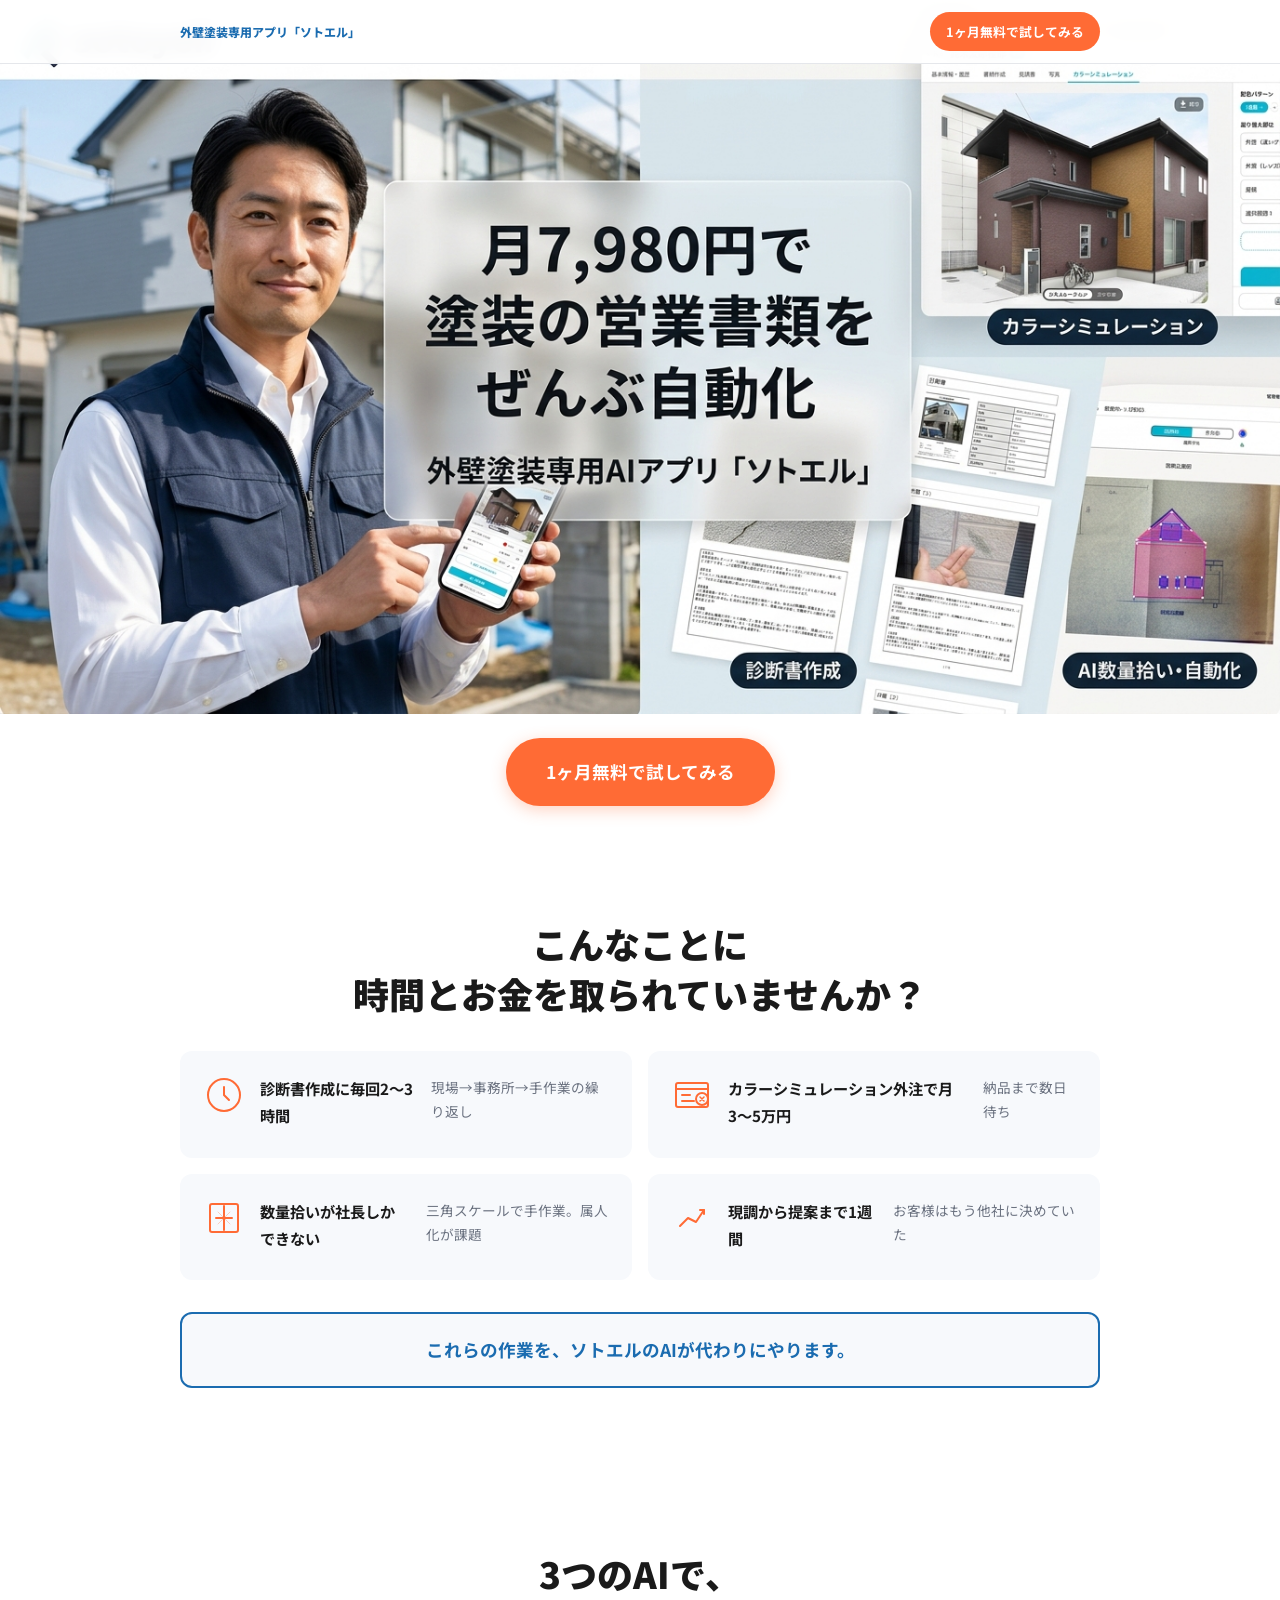
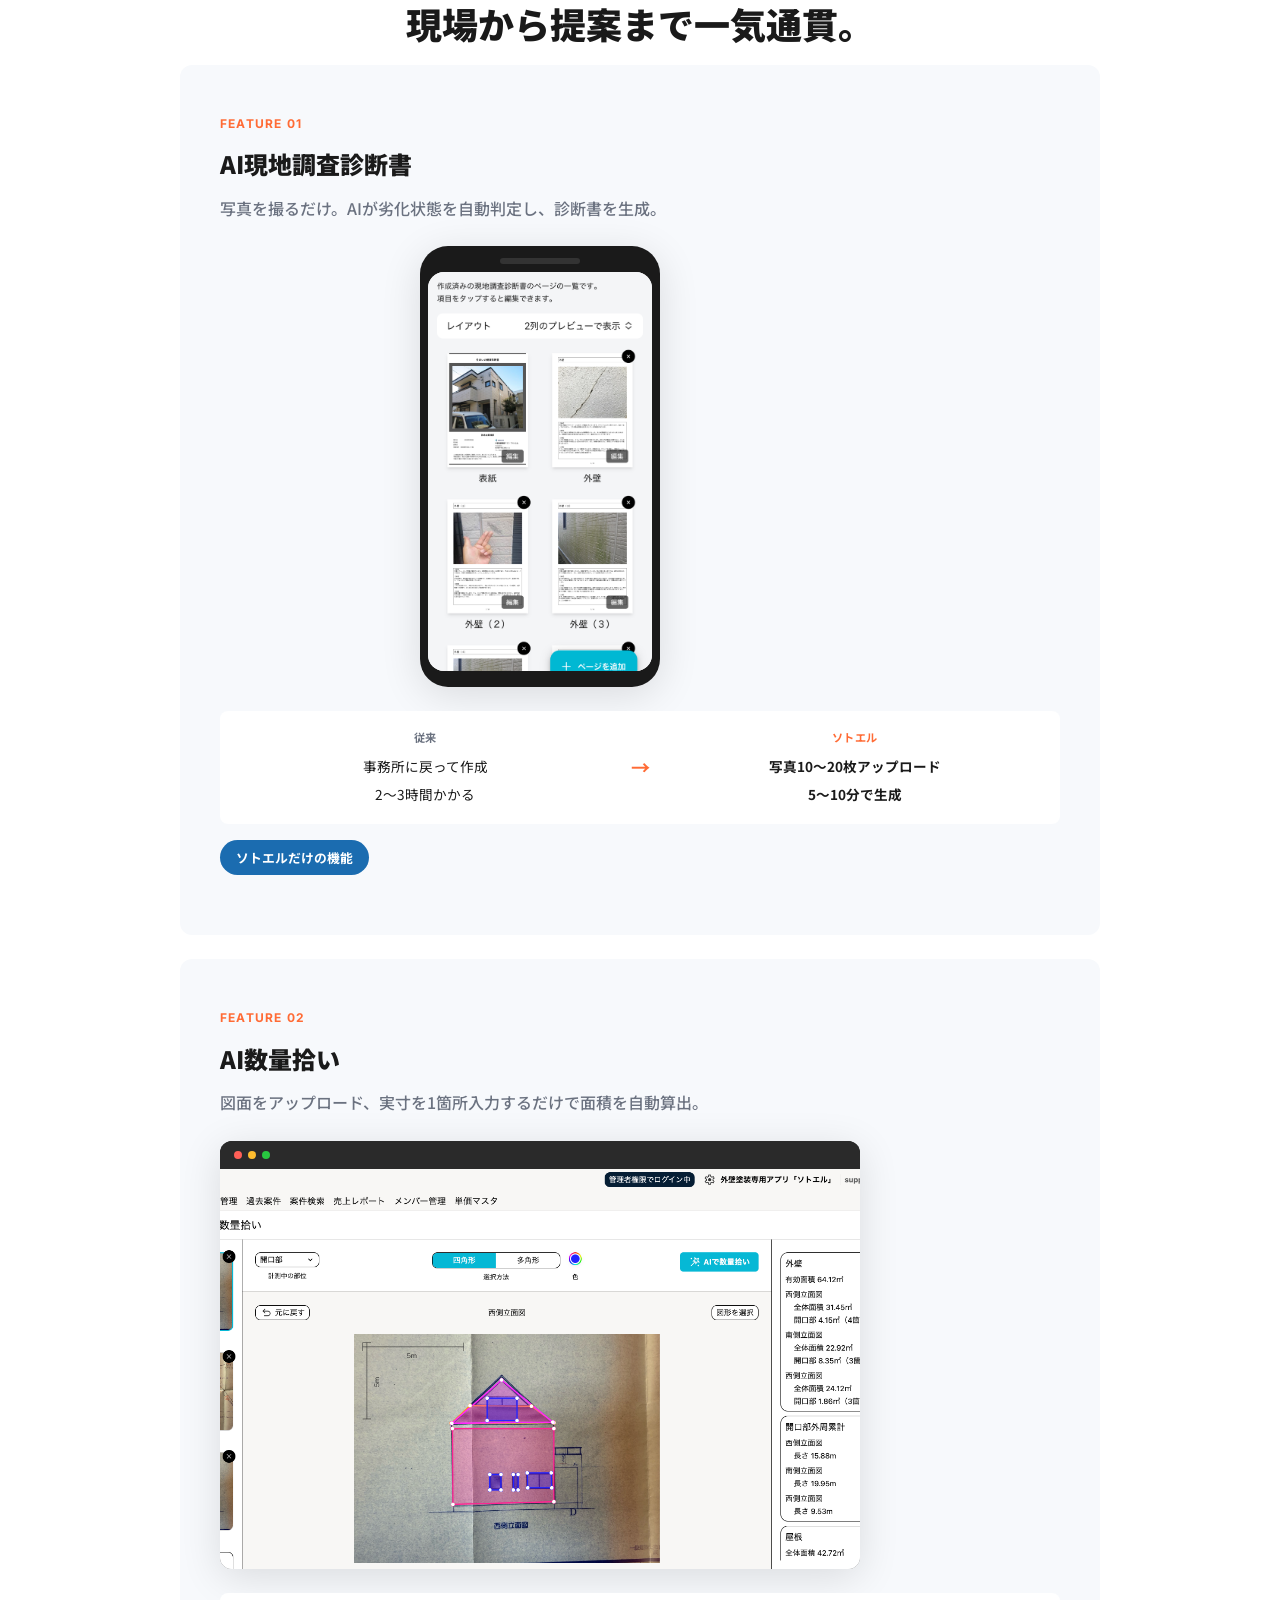
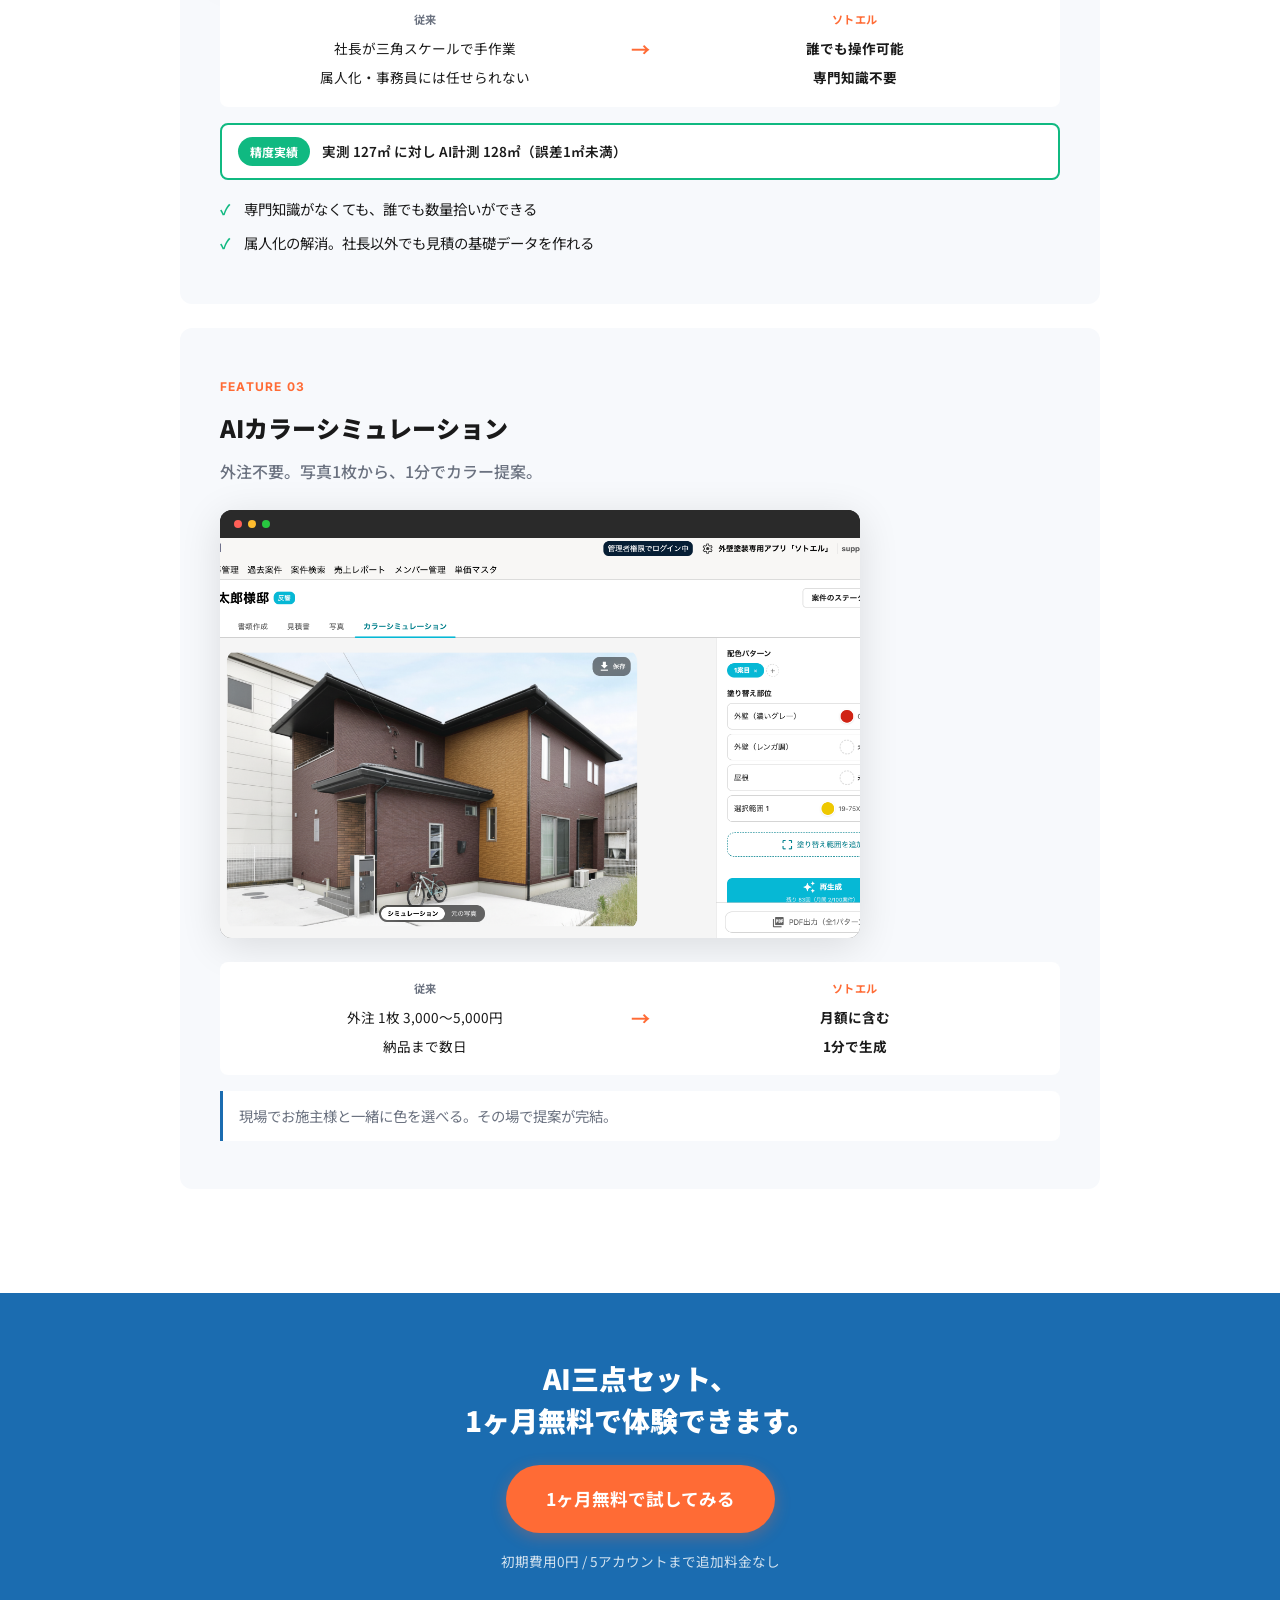
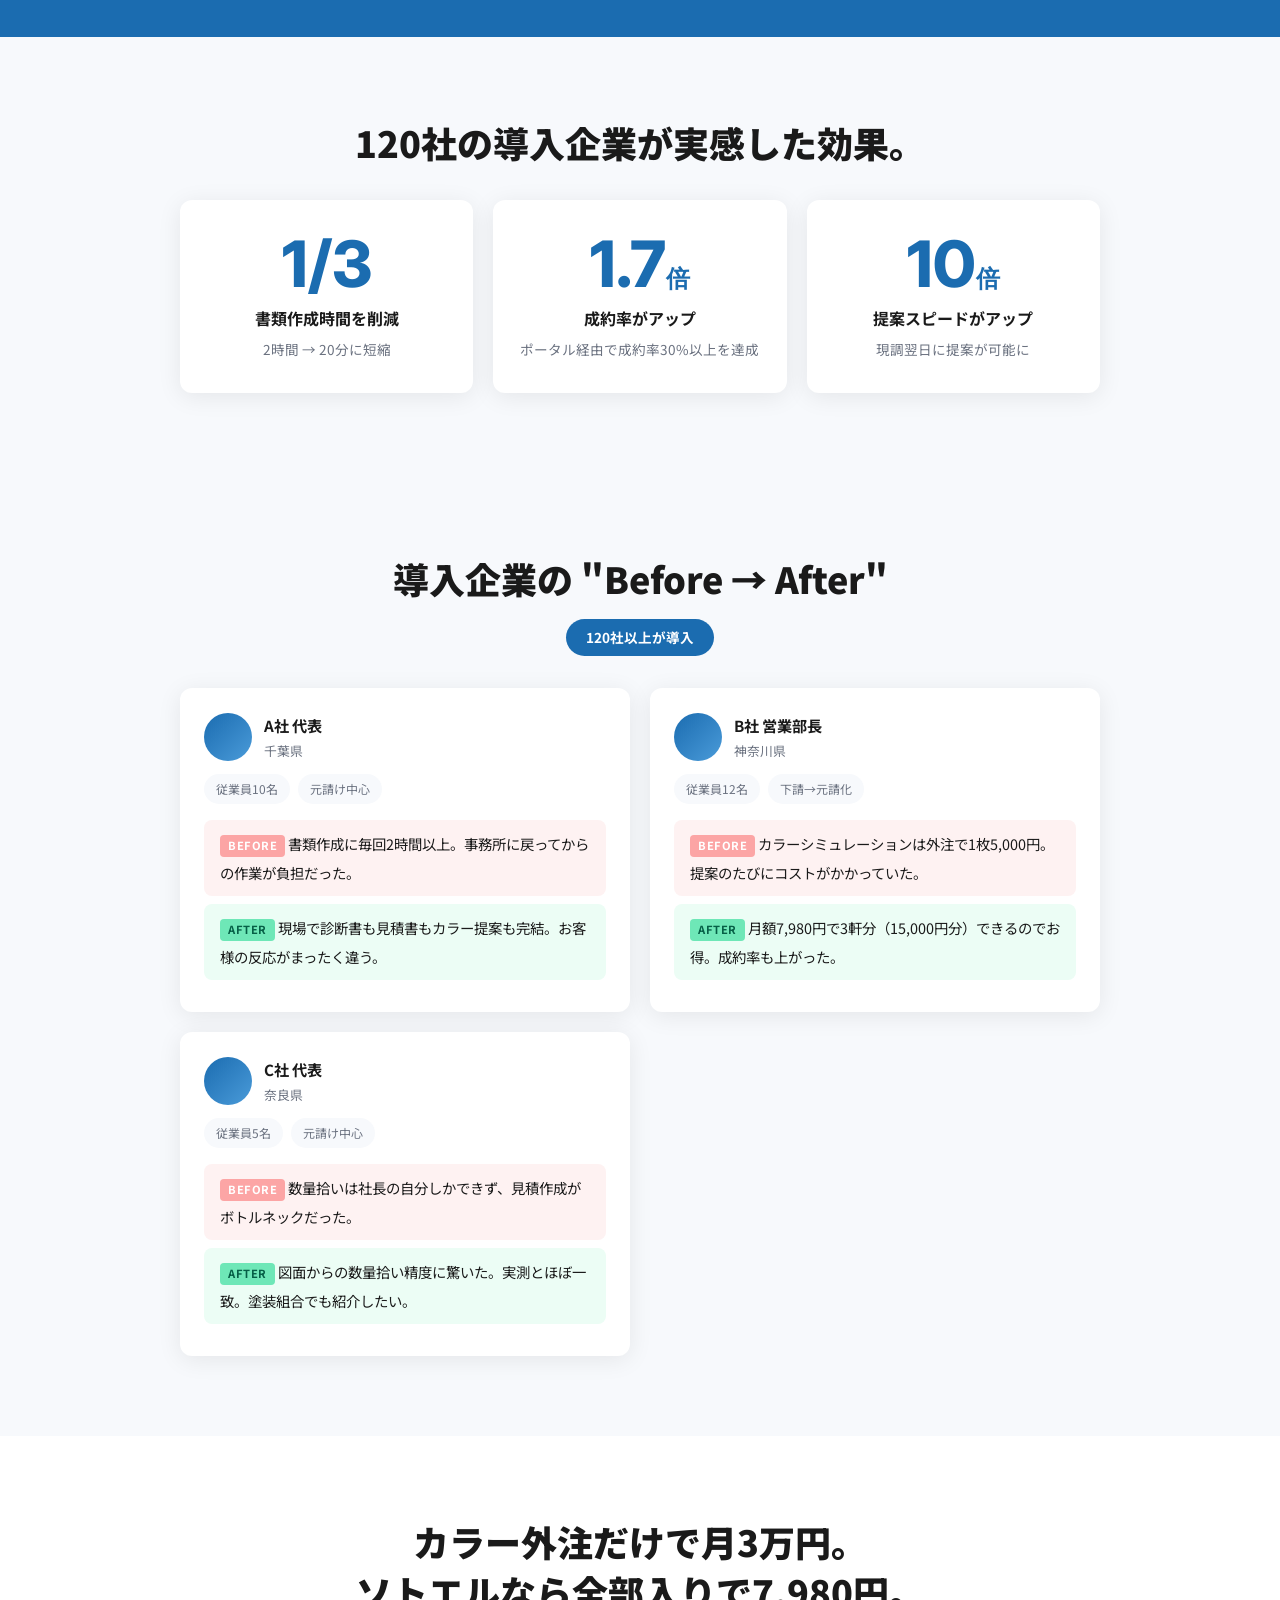
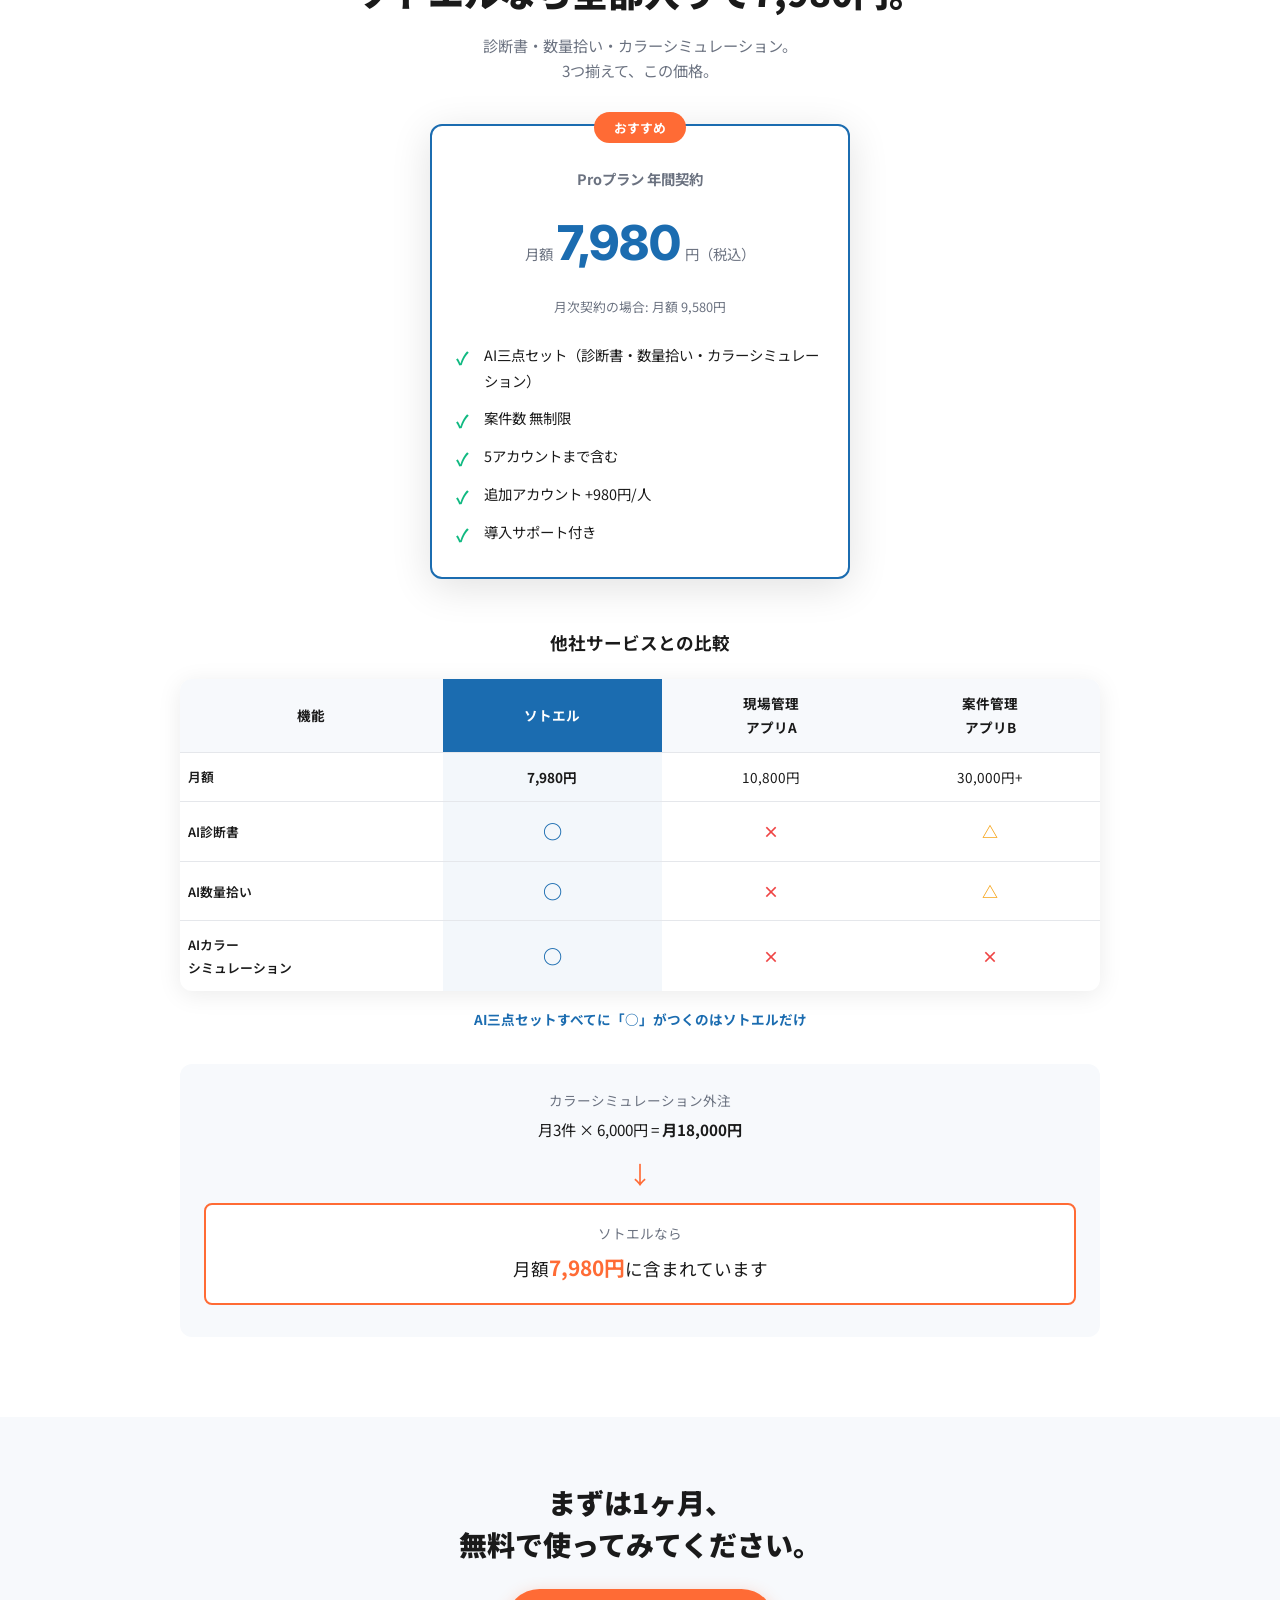
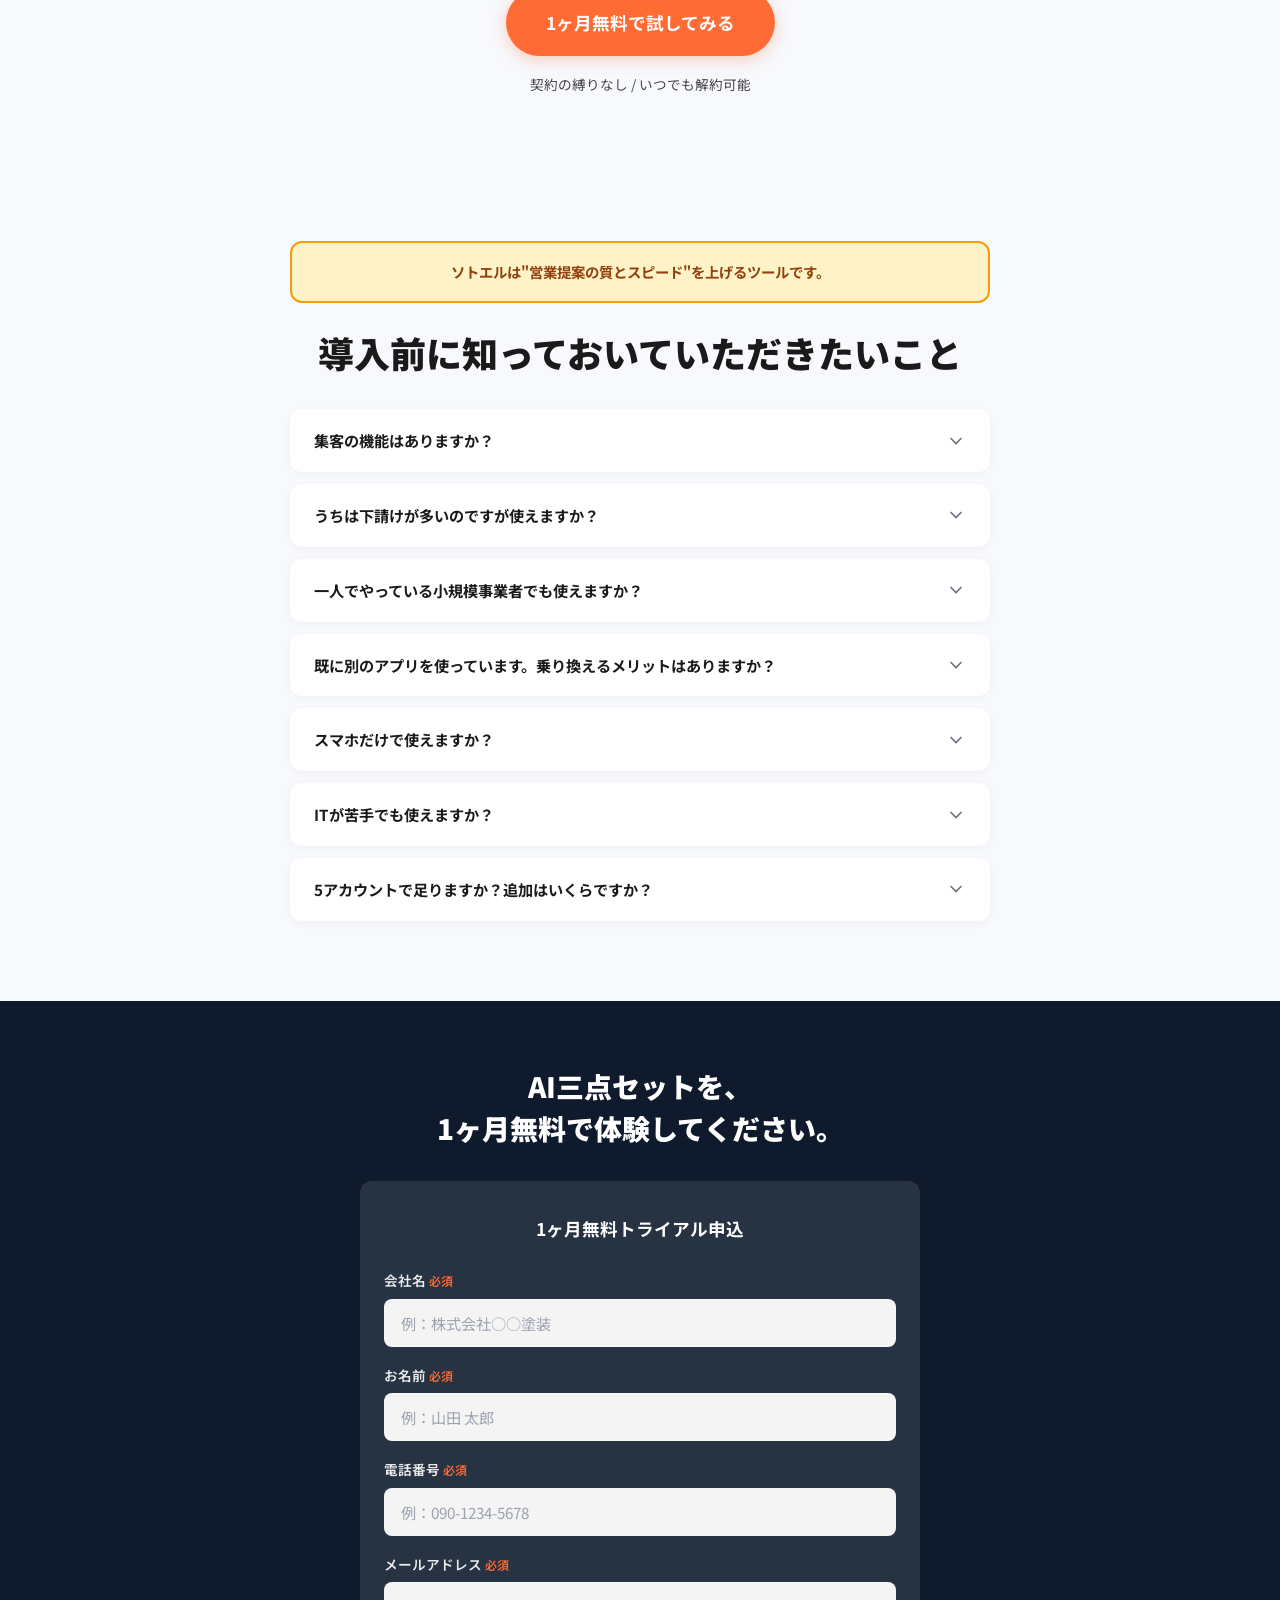
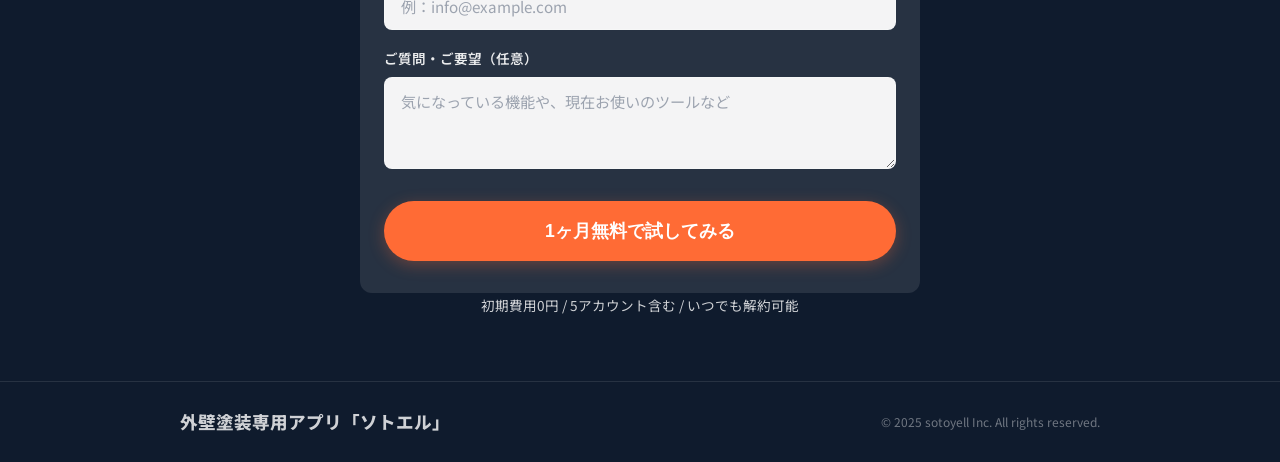
<file: index.html>
<!DOCTYPE html>
<html lang="ja">
<head>
  <meta charset="UTF-8">
  <meta name="viewport" content="width=device-width, initial-scale=1.0">
  <title>外壁塗装専用アプリ「ソトエル」 | AI三点セット</title>
  <meta name="description" content="月7,980円で診断書・数量拾い・カラーシミュレーションを全部自動化。外壁塗装専用アプリ「ソトエル」。120社以上が導入。1ヶ月無料トライアル実施中。">
  <meta property="og:title" content="外壁塗装専用アプリ「ソトエル」 | AI三点セット">
  <meta property="og:description" content="月7,980円で診断書・数量拾い・カラーシミュレーションを全部自動化。外壁塗装専用アプリ「ソトエル」。">
  <meta property="og:type" content="website">
  <meta property="og:url" content="https://sotoyell.jp/">
  <meta property="og:site_name" content="外壁塗装専用アプリ「ソトエル」">
  <meta name="twitter:card" content="summary_large_image">
  <meta name="twitter:title" content="外壁塗装専用アプリ「ソトエル」 | AI三点セット">
  <meta name="twitter:description" content="月7,980円で診断書・数量拾い・カラーシミュレーションを全部自動化。">
  <link rel="canonical" href="https://sotoyell.jp/">
  <link rel="preconnect" href="https://fonts.googleapis.com">
  <link rel="preconnect" href="https://fonts.gstatic.com" crossorigin>
  <link href="https://fonts.googleapis.com/css2?family=Noto+Sans+JP:wght@400;500;700;900&family=Inter:wght@400;600;700;800&display=swap" rel="stylesheet">
  <link rel="stylesheet" href="styles.css">
</head>
<body>

  <!-- ===== Header ===== -->
  <header class="header">
    <div class="header-inner">
      <div class="logo">
        <span class="logo-text">外壁塗装専用アプリ「ソトエル」</span>
      </div>
      <a href="#contact" class="header-cta">1ヶ月無料で試してみる</a>
    </div>
  </header>

  <!-- ===== Section 1: Hero ===== -->
  <section class="hero" id="hero">
    <picture>
      <source media="(max-width: 768px)" srcset="images/hero-sp.png">
      <img src="images/hero-pc.png" alt="ソトエル ファーストビュー" class="hero-bg">
    </picture>
    <div class="hero-cta-bar">
      <a href="#contact" class="btn btn-primary btn-large">1ヶ月無料で試してみる</a>
    </div>
  </section>

  <!-- ===== Section 2: ペイン訴求 ===== -->
  <section class="pains" id="pains">
    <div class="container">
      <h2 class="section-title">こんなことに<br>時間とお金を<br class="sp-only">取られていませんか？</h2>

      <div class="pain-cards">
        <div class="pain-card">
          <div class="pain-icon">
            <svg viewBox="0 0 40 40" fill="none"><circle cx="20" cy="20" r="16" stroke="currentColor" stroke-width="2"/><path d="M20 12v8l5 5" stroke="currentColor" stroke-width="2" stroke-linecap="round"/></svg>
          </div>
          <h3>診断書作成に毎回2〜3時間</h3>
          <p>現場→事務所→手作業の繰り返し</p>
        </div>
        <div class="pain-card">
          <div class="pain-icon">
            <svg viewBox="0 0 40 40" fill="none"><rect x="4" y="8" width="32" height="24" rx="2" stroke="currentColor" stroke-width="2"/><path d="M4 14h32" stroke="currentColor" stroke-width="2"/><path d="M10 20h8M10 26h12" stroke="currentColor" stroke-width="2" stroke-linecap="round"/><circle cx="30" cy="24" r="6" stroke="currentColor" stroke-width="2"/><path d="M28 22l4 4M32 22l-4 4" stroke="currentColor" stroke-width="1.5" stroke-linecap="round"/></svg>
          </div>
          <h3>カラーシミュレーション外注で月3〜5万円</h3>
          <p>納品まで数日待ち</p>
        </div>
        <div class="pain-card">
          <div class="pain-icon">
            <svg viewBox="0 0 40 40" fill="none"><path d="M20 8v24M12 20h16" stroke="currentColor" stroke-width="2" stroke-linecap="round"/><rect x="6" y="6" width="28" height="28" rx="2" stroke="currentColor" stroke-width="2"/><path d="M14 14l12 12M26 14l-12 12" stroke="currentColor" stroke-width="1" stroke-linecap="round" opacity="0.3"/></svg>
          </div>
          <h3>数量拾いが社長しかできない</h3>
          <p>三角スケールで手作業。属人化が課題</p>
        </div>
        <div class="pain-card">
          <div class="pain-icon">
            <svg viewBox="0 0 40 40" fill="none"><path d="M8 28l8-8 8 4 8-12" stroke="currentColor" stroke-width="2" stroke-linecap="round" stroke-linejoin="round"/><path d="M28 12h4v4" stroke="currentColor" stroke-width="2" stroke-linecap="round" stroke-linejoin="round"/></svg>
          </div>
          <h3>現調から提案まで1週間</h3>
          <p>お客様はもう他社に決めていた</p>
        </div>
      </div>

      <p class="pain-solution">これらの作業を、ソトエルのAIが代わりにやります。</p>
    </div>
  </section>

  <!-- ===== Section 3: AI三点セット詳細 ===== -->
  <section class="features" id="features">
    <div class="container">
      <h2 class="section-title">3つのAIで、<br>現場から提案まで<br class="sp-only">一気通貫。</h2>

      <!-- Feature 1: AI診断書 -->
      <div class="feature-block">
        <div class="feature-label">FEATURE 01</div>
        <h3 class="feature-title">AI現地調査診断書</h3>
        <p class="feature-catch">写真を撮るだけ。AIが劣化状態を自動判定し、診断書を生成。</p>
        <div class="feature-mockup">
          <div class="device-phone">
            <div class="device-phone-notch"></div>
            <div class="device-phone-screen">
              <img src="images/ai-report.png" alt="AI診断書のスマホ画面" loading="lazy">
            </div>
          </div>
        </div>
        <div class="feature-compare">
          <div class="compare-before">
            <span class="compare-label">従来</span>
            <span class="compare-text">事務所に戻って作成<br>2〜3時間かかる</span>
          </div>
          <div class="compare-arrow">→</div>
          <div class="compare-after">
            <span class="compare-label">ソトエル</span>
            <span class="compare-text">写真10〜20枚アップロード<br>5〜10分で生成</span>
          </div>
        </div>
        <div class="feature-badge-unique">ソトエルだけの機能</div>
      </div>

      <!-- Feature 2: AI数量拾い -->
      <div class="feature-block">
        <div class="feature-label">FEATURE 02</div>
        <h3 class="feature-title">AI数量拾い</h3>
        <p class="feature-catch">図面をアップロード、実寸を1箇所入力するだけで面積を自動算出。</p>
        <div class="feature-mockup">
          <div class="device-desktop">
            <div class="device-desktop-bar">
              <span class="device-dot"></span>
              <span class="device-dot"></span>
              <span class="device-dot"></span>
            </div>
            <div class="device-desktop-screen">
              <img src="images/ai-measure.png" alt="AI数量拾いのPC画面" loading="lazy">
            </div>
          </div>
        </div>
        <div class="feature-compare">
          <div class="compare-before">
            <span class="compare-label">従来</span>
            <span class="compare-text">社長が三角スケールで手作業<br>属人化・事務員には任せられない</span>
          </div>
          <div class="compare-arrow">→</div>
          <div class="compare-after">
            <span class="compare-label">ソトエル</span>
            <span class="compare-text">誰でも操作可能<br>専門知識不要</span>
          </div>
        </div>
        <div class="feature-accuracy">
          <span class="accuracy-badge">精度実績</span>
          <span class="accuracy-text">実測 127㎡ に対し AI計測 128㎡（誤差1㎡未満）</span>
        </div>
        <ul class="feature-points">
          <li>専門知識がなくても、誰でも数量拾いができる</li>
          <li>属人化の解消。社長以外でも見積の基礎データを作れる</li>
        </ul>
      </div>

      <!-- Feature 3: AIカラーシミュレーション -->
      <div class="feature-block">
        <div class="feature-label">FEATURE 03</div>
        <h3 class="feature-title">AIカラーシミュレーション</h3>
        <p class="feature-catch">外注不要。写真1枚から、1分でカラー提案。</p>
        <div class="feature-mockup">
          <div class="device-desktop">
            <div class="device-desktop-bar">
              <span class="device-dot"></span>
              <span class="device-dot"></span>
              <span class="device-dot"></span>
            </div>
            <div class="device-desktop-screen">
              <img src="images/ai-color.png" alt="AIカラーシミュレーションのPC画面" loading="lazy">
            </div>
          </div>
        </div>
        <div class="feature-compare">
          <div class="compare-before">
            <span class="compare-label">従来</span>
            <span class="compare-text">外注 1枚 3,000〜5,000円<br>納品まで数日</span>
          </div>
          <div class="compare-arrow">→</div>
          <div class="compare-after">
            <span class="compare-label">ソトエル</span>
            <span class="compare-text">月額に含む<br>1分で生成</span>
          </div>
        </div>
        <p class="feature-scene">現場でお施主様と一緒に色を選べる。その場で提案が完結。</p>
      </div>
    </div>
  </section>

  <!-- ===== Section 4: CTA-1 ===== -->
  <section class="cta-section cta-1" id="cta-1">
    <div class="container">
      <h2 class="cta-title">AI三点セット、<br>1ヶ月無料で体験できます。</h2>
      <div class="cta-buttons">
        <a href="#contact" class="btn btn-primary btn-large">1ヶ月無料で試してみる</a>
      </div>
      <p class="cta-note">初期費用0円 / 5アカウントまで追加料金なし</p>
    </div>
  </section>

  <!-- ===== Section 5: 導入効果 ===== -->
  <section class="results" id="results">
    <div class="container">
      <h2 class="section-title">120社の導入企業が実感した効果。</h2>
      <div class="results-grid">
        <div class="result-card">
          <div class="result-number">1/3</div>
          <div class="result-label">書類作成時間を削減</div>
          <div class="result-detail">2時間 → 20分に短縮</div>
        </div>
        <div class="result-card">
          <div class="result-number">1.7<span class="result-unit">倍</span></div>
          <div class="result-label">成約率がアップ</div>
          <div class="result-detail">ポータル経由で成約率30%以上を達成</div>
        </div>
        <div class="result-card">
          <div class="result-number">10<span class="result-unit">倍</span></div>
          <div class="result-label">提案スピードがアップ</div>
          <div class="result-detail">現調翌日に提案が可能に</div>
        </div>
      </div>
    </div>
  </section>

  <!-- ===== Section 6: 導入事例 ===== -->
  <section class="testimonials" id="testimonials">
    <div class="container">
      <h2 class="section-title">導入企業の "Before → After"</h2>
      <p class="section-badge">120社以上が導入</p>

      <div class="testimonial-cards">
        <div class="testimonial-card">
          <div class="testimonial-profile">
            <div class="testimonial-avatar"></div>
            <div class="testimonial-info">
              <div class="testimonial-company">A社 代表</div>
              <div class="testimonial-role">千葉県</div>
            </div>
          </div>
          <div class="testimonial-tags">
            <span class="tag">従業員10名</span>
            <span class="tag">元請け中心</span>
          </div>
          <div class="testimonial-before">
            <span class="testimonial-label">Before</span>
            書類作成に毎回2時間以上。事務所に戻ってからの作業が負担だった。
          </div>
          <div class="testimonial-after">
            <span class="testimonial-label">After</span>
            現場で診断書も見積書もカラー提案も完結。お客様の反応がまったく違う。
          </div>
        </div>

        <div class="testimonial-card">
          <div class="testimonial-profile">
            <div class="testimonial-avatar"></div>
            <div class="testimonial-info">
              <div class="testimonial-company">B社 営業部長</div>
              <div class="testimonial-role">神奈川県</div>
            </div>
          </div>
          <div class="testimonial-tags">
            <span class="tag">従業員12名</span>
            <span class="tag">下請→元請化</span>
          </div>
          <div class="testimonial-before">
            <span class="testimonial-label">Before</span>
            カラーシミュレーションは外注で1枚5,000円。提案のたびにコストがかかっていた。
          </div>
          <div class="testimonial-after">
            <span class="testimonial-label">After</span>
            月額7,980円で3軒分（15,000円分）できるのでお得。成約率も上がった。
          </div>
        </div>

        <div class="testimonial-card">
          <div class="testimonial-profile">
            <div class="testimonial-avatar"></div>
            <div class="testimonial-info">
              <div class="testimonial-company">C社 代表</div>
              <div class="testimonial-role">奈良県</div>
            </div>
          </div>
          <div class="testimonial-tags">
            <span class="tag">従業員5名</span>
            <span class="tag">元請け中心</span>
          </div>
          <div class="testimonial-before">
            <span class="testimonial-label">Before</span>
            数量拾いは社長の自分しかできず、見積作成がボトルネックだった。
          </div>
          <div class="testimonial-after">
            <span class="testimonial-label">After</span>
            図面からの数量拾い精度に驚いた。実測とほぼ一致。塗装組合でも紹介したい。
          </div>
        </div>
      </div>
    </div>
  </section>

  <!-- ===== Section 7: 料金・競合比較 ===== -->
  <section class="pricing" id="pricing">
    <div class="container">
      <h2 class="section-title">カラー外注だけで<br class="sp-only">月3万円。<br>ソトエルなら全部入りで<br class="sp-only">7,980円。</h2>
      <p class="section-sub">診断書・数量拾い・カラーシミュレーション。<br>3つ揃えて、この価格。</p>

      <!-- 料金カード -->
      <div class="pricing-cards-row">
        <div class="pricing-card">
          <div class="pricing-recommended">おすすめ</div>
          <div class="pricing-plan">Proプラン 年間契約</div>
          <div class="pricing-price">
            <span class="pricing-yen">月額</span>
            <span class="pricing-amount">7,980</span>
            <span class="pricing-yen">円（税込）</span>
          </div>
          <div class="pricing-monthly">月次契約の場合: 月額 9,580円</div>
          <ul class="pricing-includes">
            <li>AI三点セット（診断書・数量拾い・カラーシミュレーション）</li>
            <li>案件数 無制限</li>
            <li>5アカウントまで含む</li>
            <li>追加アカウント +980円/人</li>
            <li>導入サポート付き</li>
          </ul>
        </div>
      </div>

      <!-- 競合比較 -->
      <h3 class="compare-heading">他社サービスとの比較</h3>
      <div class="compare-table">
        <div class="compare-row compare-header">
          <div class="compare-cell">機能</div>
          <div class="compare-cell highlight">ソトエル</div>
          <div class="compare-cell">現場管理<br>アプリA</div>
          <div class="compare-cell">案件管理<br>アプリB</div>
        </div>
        <div class="compare-row">
          <div class="compare-cell label">月額</div>
          <div class="compare-cell highlight"><strong>7,980円</strong></div>
          <div class="compare-cell">10,800円</div>
          <div class="compare-cell">30,000円+</div>
        </div>
        <div class="compare-row">
          <div class="compare-cell label">AI診断書</div>
          <div class="compare-cell highlight"><span class="mark-yes">○</span></div>
          <div class="compare-cell"><span class="mark-no">×</span></div>
          <div class="compare-cell"><span class="mark-partial">△</span></div>
        </div>
        <div class="compare-row">
          <div class="compare-cell label">AI数量拾い</div>
          <div class="compare-cell highlight"><span class="mark-yes">○</span></div>
          <div class="compare-cell"><span class="mark-no">×</span></div>
          <div class="compare-cell"><span class="mark-partial">△</span></div>
        </div>
        <div class="compare-row">
          <div class="compare-cell label">AIカラー<br>シミュレーション</div>
          <div class="compare-cell highlight"><span class="mark-yes">○</span></div>
          <div class="compare-cell"><span class="mark-no">×</span></div>
          <div class="compare-cell"><span class="mark-no">×</span></div>
        </div>
      </div>
      <p class="compare-note">AI三点セットすべてに「○」がつくのはソトエルだけ</p>

      <!-- 外注コスト比較 -->
      <div class="cost-compare">
        <div class="cost-compare-row">
          <div class="cost-label">カラーシミュレーション外注</div>
          <div class="cost-calc">月3件 × 6,000円 = <strong>月18,000円</strong></div>
        </div>
        <div class="cost-compare-arrow">↓</div>
        <div class="cost-compare-row highlight">
          <div class="cost-label">ソトエルなら</div>
          <div class="cost-result">月額<strong>7,980円</strong>に含まれています</div>
        </div>
      </div>
    </div>
  </section>

  <!-- ===== Section 8: CTA-2 ===== -->
  <section class="cta-section cta-2" id="cta-2">
    <div class="container">
      <h2 class="cta-title">まずは1ヶ月、<br>無料で使ってみてください。</h2>
      <div class="cta-buttons">
        <a href="#contact" class="btn btn-primary btn-large">1ヶ月無料で試してみる</a>
      </div>
      <p class="cta-note">契約の縛りなし / いつでも解約可能</p>
    </div>
  </section>

  <!-- ===== Section 9: FAQ ===== -->
  <section class="faq" id="faq">
    <div class="container">
      <div class="faq-banner">
        ソトエルは"営業提案の質とスピード"を上げるツールです。
      </div>
      <h2 class="section-title">導入前に知っておいていただきたいこと</h2>

      <div class="faq-list">
        <div class="faq-item">
          <button class="faq-question" aria-expanded="false">
            <span>集客の機能はありますか？</span>
            <svg class="faq-icon" viewBox="0 0 24 24" fill="none"><path d="M6 9l6 6 6-6" stroke="currentColor" stroke-width="2" stroke-linecap="round"/></svg>
          </button>
          <div class="faq-answer">
            <p>ソトエルは営業支援ツールです。現地調査から提案までの書類作成を効率化するもので、集客（反響獲得）機能は含まれていません。集客でお困りの方には提携サービスをご紹介いたします。</p>
          </div>
        </div>

        <div class="faq-item">
          <button class="faq-question" aria-expanded="false">
            <span>うちは下請けが多いのですが使えますか？</span>
            <svg class="faq-icon" viewBox="0 0 24 24" fill="none"><path d="M6 9l6 6 6-6" stroke="currentColor" stroke-width="2" stroke-linecap="round"/></svg>
          </button>
          <div class="faq-answer">
            <p>元請け案件がある場合は効果的です。ただし、完全に下請けのみの場合、診断書やカラー提案の作成ニーズが少ないため、費用対効果が出にくい可能性があります。まずは無料プランで月3件までお試しいただけます。</p>
          </div>
        </div>

        <div class="faq-item">
          <button class="faq-question" aria-expanded="false">
            <span>一人でやっている小規模事業者でも使えますか？</span>
            <svg class="faq-icon" viewBox="0 0 24 24" fill="none"><path d="M6 9l6 6 6-6" stroke="currentColor" stroke-width="2" stroke-linecap="round"/></svg>
          </button>
          <div class="faq-answer">
            <p>月に5件以上の見積案件を同時並行で進めている方には効果的です。案件数が少ない場合は、まず無料プラン（月3件まで）でお試しください。</p>
          </div>
        </div>

        <div class="faq-item">
          <button class="faq-question" aria-expanded="false">
            <span>既に別のアプリを使っています。乗り換えるメリットはありますか？</span>
            <svg class="faq-icon" viewBox="0 0 24 24" fill="none"><path d="M6 9l6 6 6-6" stroke="currentColor" stroke-width="2" stroke-linecap="round"/></svg>
          </button>
          <div class="faq-answer">
            <p>AI三点セット（診断書・カラーシミュレーション・数量拾い）が1つのアプリにまとまることで、月額コストを削減できます。1ヶ月無料トライアルで、今のアプリと並行してお試しいただけます。</p>
          </div>
        </div>

        <div class="faq-item">
          <button class="faq-question" aria-expanded="false">
            <span>スマホだけで使えますか？</span>
            <svg class="faq-icon" viewBox="0 0 24 24" fill="none"><path d="M6 9l6 6 6-6" stroke="currentColor" stroke-width="2" stroke-linecap="round"/></svg>
          </button>
          <div class="faq-answer">
            <p>はい、スマホアプリとWeb版の両方に対応しています。現場ではスマホで写真撮影・診断書生成・カラー提案を行い、事務所ではPCのWeb版で見積書作成や管理業務を行えます。</p>
          </div>
        </div>

        <div class="faq-item">
          <button class="faq-question" aria-expanded="false">
            <span>ITが苦手でも使えますか？</span>
            <svg class="faq-icon" viewBox="0 0 24 24" fill="none"><path d="M6 9l6 6 6-6" stroke="currentColor" stroke-width="2" stroke-linecap="round"/></svg>
          </button>
          <div class="faq-answer">
            <p>写真を撮って選択するだけのシンプルな操作です。導入時のサポートとオンボーディングも行っていますので、安心してご利用いただけます。</p>
          </div>
        </div>

        <div class="faq-item">
          <button class="faq-question" aria-expanded="false">
            <span>5アカウントで足りますか？追加はいくらですか？</span>
            <svg class="faq-icon" viewBox="0 0 24 24" fill="none"><path d="M6 9l6 6 6-6" stroke="currentColor" stroke-width="2" stroke-linecap="round"/></svg>
          </button>
          <div class="faq-answer">
            <p>Proプランには5アカウントが含まれています。6人目以降は1人あたり月額+980円で追加できます。</p>
          </div>
        </div>

      </div>
    </div>
  </section>

  <!-- ===== Section 10: 運営者 ===== -->
  <!-- ===== Section 11: お問い合わせフォーム + CTA ===== -->
  <section class="cta-section cta-final" id="contact">
    <div class="container">
      <h2 class="cta-title">AI三点セットを、<br>1ヶ月無料で<br class="sp-only">体験してください。</h2>

      <div class="contact-layout contact-layout-center">
        <!-- フォーム -->
        <div class="contact-form-wrapper">
          <h3 class="contact-form-heading">1ヶ月無料トライアル申込</h3>
          <form class="contact-form" id="trial-form">
            <div class="form-group">
              <label for="company">会社名 <span class="required">必須</span></label>
              <input type="text" id="company" name="company" required placeholder="例：株式会社○○塗装">
            </div>
            <div class="form-group">
              <label for="name">お名前 <span class="required">必須</span></label>
              <input type="text" id="name" name="name" required placeholder="例：山田 太郎">
            </div>
            <div class="form-group">
              <label for="phone">電話番号 <span class="required">必須</span></label>
              <input type="tel" id="phone" name="phone" required placeholder="例：090-1234-5678">
            </div>
            <div class="form-group">
              <label for="email">メールアドレス <span class="required">必須</span></label>
              <input type="email" id="email" name="email" required placeholder="例：info@example.com">
            </div>
            <div class="form-group">
              <label for="message">ご質問・ご要望（任意）</label>
              <textarea id="message" name="message" rows="3" placeholder="気になっている機能や、現在お使いのツールなど"></textarea>
            </div>
            <button type="submit" class="btn btn-primary btn-large form-submit">1ヶ月無料で試してみる</button>
            <div class="form-status" id="form-status"></div>
          </form>
        </div>
      </div>

      <p class="cta-note">初期費用0円 / 5アカウント含む / いつでも解約可能</p>
    </div>
  </section>

  <footer class="footer">
    <div class="container">
      <div class="footer-inner">
        <div class="footer-logo">
          <span class="logo-text">外壁塗装専用アプリ「ソトエル」</span>
        </div>
        <p class="footer-copy">&copy; 2025 sotoyell Inc. All rights reserved.</p>
      </div>
    </div>
  </footer>

  <script src="script.js"></script>
</body>
</html>
</file>
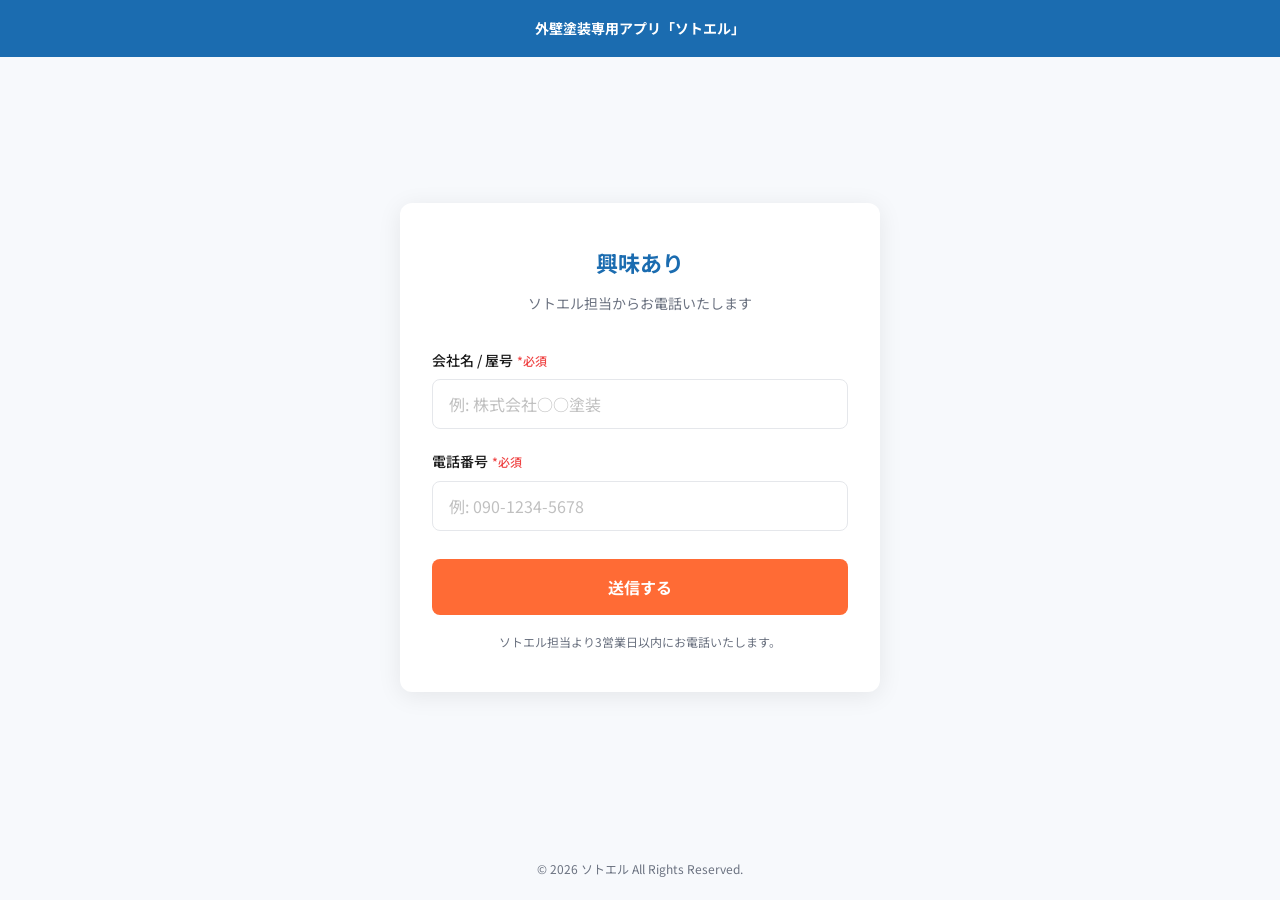
<file: interest.html>
<!DOCTYPE html>
<html lang="ja">
<head>
  <meta charset="UTF-8">
  <meta name="viewport" content="width=device-width, initial-scale=1.0">
  <title>興味あり | ソトエル</title>
  <link rel="preconnect" href="https://fonts.googleapis.com">
  <link rel="preconnect" href="https://fonts.gstatic.com" crossorigin>
  <link href="https://fonts.googleapis.com/css2?family=Noto+Sans+JP:wght@400;500;700&display=swap" rel="stylesheet">
  <style>
    *, *::before, *::after { margin: 0; padding: 0; box-sizing: border-box; }
    :root {
      --primary: #1B6CB0;
      --primary-dark: #14527F;
      --accent: #FF6B35;
      --accent-dark: #E55A25;
      --bg: #FFFFFF;
      --bg-light: #F7F9FC;
      --text: #1A1A1A;
      --text-light: #6B7280;
      --border: #E5E7EB;
      --radius: 12px;
      --shadow: 0 4px 24px rgba(0,0,0,0.08);
    }
    html { font-size: 16px; }
    body {
      font-family: 'Noto Sans JP', -apple-system, sans-serif;
      color: var(--text);
      background: var(--bg-light);
      line-height: 1.8;
      min-height: 100vh;
      display: flex;
      flex-direction: column;
    }
    .header {
      background: var(--primary);
      color: #fff;
      padding: 16px 20px;
      text-align: center;
      font-size: 14px;
      font-weight: 700;
    }
    .main {
      flex: 1;
      display: flex;
      align-items: center;
      justify-content: center;
      padding: 40px 20px;
    }
    .card {
      background: var(--bg);
      border-radius: var(--radius);
      box-shadow: var(--shadow);
      max-width: 480px;
      width: 100%;
      padding: 40px 32px;
    }
    .card h1 {
      font-size: 22px;
      font-weight: 700;
      text-align: center;
      margin-bottom: 8px;
      color: var(--primary);
    }
    .card .subtitle {
      text-align: center;
      color: var(--text-light);
      font-size: 14px;
      margin-bottom: 32px;
    }
    .form-group {
      margin-bottom: 20px;
    }
    .form-group label {
      display: block;
      font-size: 14px;
      font-weight: 500;
      margin-bottom: 6px;
      color: var(--text);
    }
    .form-group label .required {
      color: #EF4444;
      font-size: 12px;
      margin-left: 4px;
    }
    .form-group input {
      width: 100%;
      padding: 12px 16px;
      border: 1px solid var(--border);
      border-radius: 8px;
      font-size: 16px;
      font-family: inherit;
      transition: border-color 0.2s;
      -webkit-appearance: none;
    }
    .form-group input:focus {
      outline: none;
      border-color: var(--primary);
      box-shadow: 0 0 0 3px rgba(27,108,176,0.1);
    }
    .form-group input::placeholder {
      color: #C0C0C0;
    }
    .submit-btn {
      display: block;
      width: 100%;
      padding: 16px;
      background: var(--accent);
      color: #fff;
      font-size: 16px;
      font-weight: 700;
      font-family: inherit;
      border: none;
      border-radius: 8px;
      cursor: pointer;
      transition: background 0.2s;
      margin-top: 28px;
    }
    .submit-btn:hover {
      background: var(--accent-dark);
    }
    .note {
      text-align: center;
      font-size: 12px;
      color: var(--text-light);
      margin-top: 16px;
    }
    .footer {
      text-align: center;
      padding: 20px;
      font-size: 12px;
      color: var(--text-light);
    }
  </style>
</head>
<body>
  <div class="header">外壁塗装専用アプリ「ソトエル」</div>

  <div class="main">
    <div class="card">
      <h1>興味あり</h1>
      <p class="subtitle">ソトエル担当からお電話いたします</p>

      <form action="/api/cta" method="POST" id="cta-form">
        <div class="form-group">
          <label>会社名 / 屋号<span class="required">*必須</span></label>
          <input type="text" name="company" required placeholder="例: 株式会社○○塗装">
        </div>
        <div class="form-group">
          <label>電話番号<span class="required">*必須</span></label>
          <input type="tel" name="phone" required placeholder="例: 090-1234-5678" inputmode="tel">
        </div>
        <!-- メール経由のトラッキング識別子（クエリパラメータから自動転記） -->
        <input type="hidden" name="u" value="">
        <input type="hidden" name="c" value="">
        <input type="hidden" name="utm_source" value="">
        <input type="hidden" name="utm_medium" value="">
        <input type="hidden" name="utm_campaign" value="">
        <button type="submit" class="submit-btn">送信する</button>
      </form>

      <p class="note">ソトエル担当より3営業日以内にお電話いたします。</p>
    </div>
  </div>

  <div class="footer">&copy; 2026 ソトエル All Rights Reserved.</div>

  <script>
    // URL クエリパラメータを hidden field に転記（メール経由トラッキング）
    (function () {
      const params = new URLSearchParams(location.search);
      const form = document.getElementById('cta-form');
      const u = params.get('u');
      const c = params.get('c');
      const utmSource = params.get('utm_source');
      const utmMedium = params.get('utm_medium');
      const utmCampaign = params.get('utm_campaign');

      // hidden field に転記
      if (form) {
        ['u', 'c', 'utm_source', 'utm_medium', 'utm_campaign'].forEach((key) => {
          const value = params.get(key);
          if (value == null) return;
          const input = form.querySelector(`input[name="${key}"]`);
          if (input) input.value = value;
        });
      }

      // CTA → LP 到達を Clicks シートに記録（メール経由のときのみ）
      if (u && c) {
        const img = new Image();
        const qs = new URLSearchParams({
          u: u,
          c: c,
          utm_source: utmSource || '',
          utm_medium: utmMedium || '',
          utm_campaign: utmCampaign || '',
        }).toString();
        img.src = `/api/track/click?${qs}`;
      }
    })();
  </script>
</body>
</html>
</file>
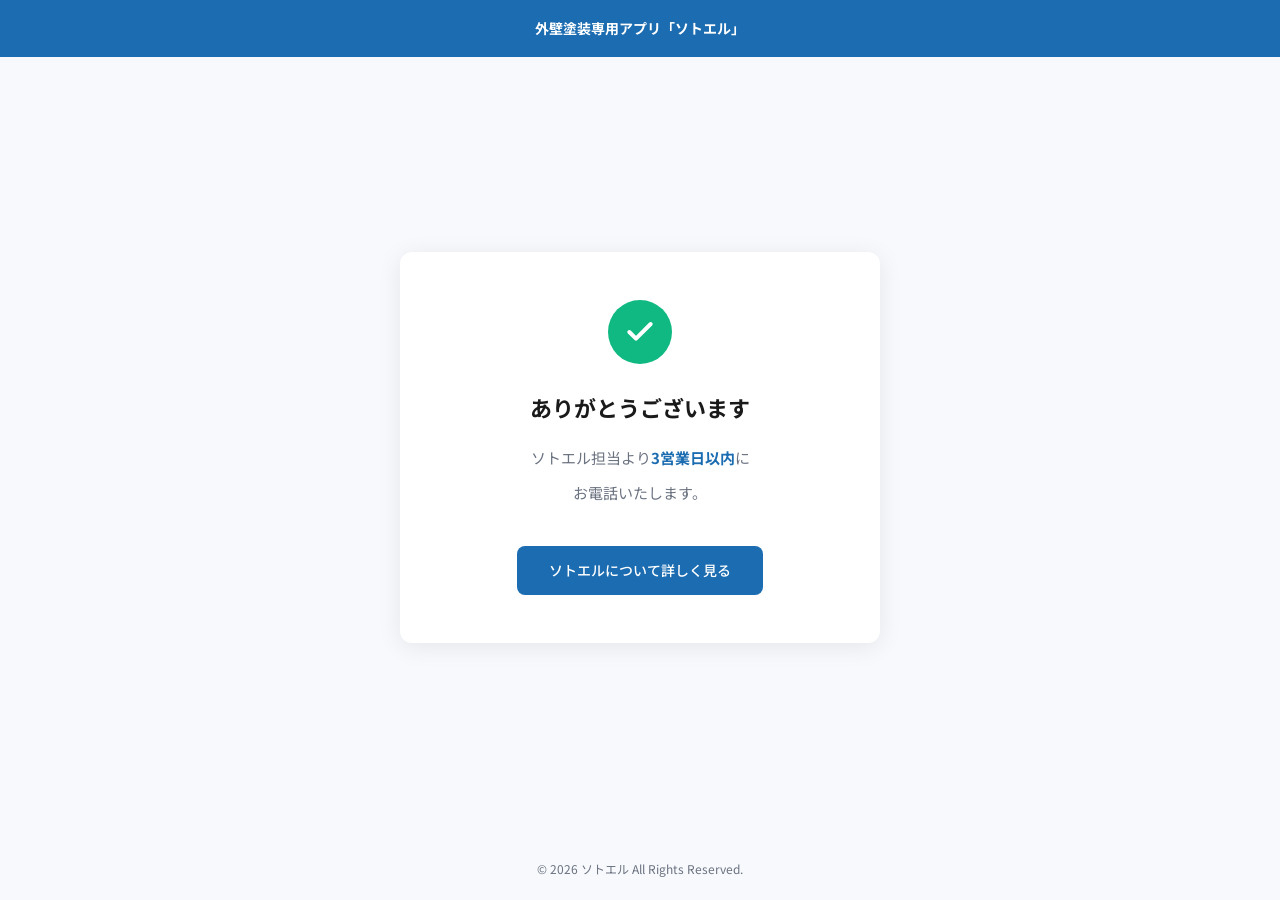
<file: thanks.html>
<!DOCTYPE html>
<html lang="ja">
<head>
  <meta charset="UTF-8">
  <meta name="viewport" content="width=device-width, initial-scale=1.0">
  <title>ありがとうございます | ソトエル</title>
  <link rel="preconnect" href="https://fonts.googleapis.com">
  <link rel="preconnect" href="https://fonts.gstatic.com" crossorigin>
  <link href="https://fonts.googleapis.com/css2?family=Noto+Sans+JP:wght@400;500;700&display=swap" rel="stylesheet">
  <style>
    *, *::before, *::after { margin: 0; padding: 0; box-sizing: border-box; }
    :root {
      --primary: #1B6CB0;
      --accent: #FF6B35;
      --bg: #FFFFFF;
      --bg-light: #F7F9FC;
      --text: #1A1A1A;
      --text-light: #6B7280;
      --border: #E5E7EB;
      --radius: 12px;
      --shadow: 0 4px 24px rgba(0,0,0,0.08);
    }
    html { font-size: 16px; }
    body {
      font-family: 'Noto Sans JP', -apple-system, sans-serif;
      color: var(--text);
      background: var(--bg-light);
      line-height: 1.8;
      min-height: 100vh;
      display: flex;
      flex-direction: column;
    }
    .header {
      background: var(--primary);
      color: #fff;
      padding: 16px 20px;
      text-align: center;
      font-size: 14px;
      font-weight: 700;
    }
    .main {
      flex: 1;
      display: flex;
      align-items: center;
      justify-content: center;
      padding: 40px 20px;
    }
    .card {
      background: var(--bg);
      border-radius: var(--radius);
      box-shadow: var(--shadow);
      max-width: 480px;
      width: 100%;
      padding: 48px 32px;
      text-align: center;
    }
    .check-icon {
      width: 64px;
      height: 64px;
      background: #10B981;
      border-radius: 50%;
      display: flex;
      align-items: center;
      justify-content: center;
      margin: 0 auto 24px;
    }
    .check-icon svg {
      width: 32px;
      height: 32px;
      color: #fff;
    }
    .card h1 {
      font-size: 22px;
      font-weight: 700;
      margin-bottom: 16px;
      color: var(--text);
    }
    .card p {
      color: var(--text-light);
      font-size: 15px;
      margin-bottom: 8px;
    }
    .card .highlight {
      color: var(--primary);
      font-weight: 700;
    }
    .back-link {
      display: inline-block;
      margin-top: 32px;
      padding: 12px 32px;
      background: var(--primary);
      color: #fff;
      border-radius: 8px;
      font-size: 14px;
      font-weight: 500;
      text-decoration: none;
      transition: background 0.2s;
    }
    .back-link:hover {
      background: #14527F;
    }
    .footer {
      text-align: center;
      padding: 20px;
      font-size: 12px;
      color: var(--text-light);
    }
  </style>
</head>
<body>
  <div class="header">外壁塗装専用アプリ「ソトエル」</div>

  <div class="main">
    <div class="card">
      <div class="check-icon">
        <svg viewBox="0 0 24 24" fill="none" stroke="currentColor" stroke-width="3" stroke-linecap="round" stroke-linejoin="round">
          <polyline points="20 6 9 17 4 12"></polyline>
        </svg>
      </div>
      <h1>ありがとうございます</h1>
      <p>ソトエル担当より<span class="highlight">3営業日以内</span>に</p>
      <p>お電話いたします。</p>
      <a href="/" class="back-link">ソトエルについて詳しく見る</a>
    </div>
  </div>

  <div class="footer">&copy; 2026 ソトエル All Rights Reserved.</div>
</body>
</html>
</file>
<file: styles.css>
/* ===== Reset & Base ===== */
*, *::before, *::after {
  margin: 0;
  padding: 0;
  box-sizing: border-box;
}

:root {
  --primary: #1B6CB0;
  --primary-dark: #14527F;
  --accent: #FF6B35;
  --accent-light: #FF8A5C;
  --accent-dark: #E55A25;
  --bg: #FFFFFF;
  --bg-light: #F7F9FC;
  --bg-dark: #0F1B2D;
  --text: #1A1A1A;
  --text-light: #6B7280;
  --text-white: #FFFFFF;
  --border: #E5E7EB;
  --success: #10B981;
  --danger: #EF4444;
  --warning: #F59E0B;
  --radius: 12px;
  --radius-sm: 8px;
  --shadow: 0 4px 24px rgba(0,0,0,0.08);
  --shadow-lg: 0 8px 40px rgba(0,0,0,0.12);
}

html {
  scroll-behavior: smooth;
  font-size: 16px;
}

body {
  font-family: 'Noto Sans JP', 'Inter', -apple-system, sans-serif;
  color: var(--text);
  background: var(--bg);
  line-height: 1.8;
  -webkit-font-smoothing: antialiased;
}

img {
  max-width: 100%;
  height: auto;
}

a {
  text-decoration: none;
  color: inherit;
}

.container {
  max-width: 960px;
  margin: 0 auto;
  padding: 0 20px;
}

/* ===== Typography ===== */
.section-title {
  font-size: 1.75rem;
  font-weight: 900;
  text-align: center;
  line-height: 1.4;
  margin-bottom: 16px;
}

.section-sub {
  text-align: center;
  color: var(--text-light);
  font-size: 0.95rem;
  margin-bottom: 40px;
  line-height: 1.7;
}

.section-badge {
  text-align: center;
  display: inline-block;
  background: var(--primary);
  color: white;
  padding: 6px 20px;
  border-radius: 100px;
  font-size: 0.85rem;
  font-weight: 700;
  margin: 0 auto 32px;
  display: block;
  width: fit-content;
}

/* ===== Header ===== */
.header {
  position: fixed;
  top: 0;
  left: 0;
  right: 0;
  z-index: 100;
  background: rgba(255,255,255,0.95);
  backdrop-filter: blur(10px);
  border-bottom: 1px solid var(--border);
}

.header-inner {
  max-width: 960px;
  margin: 0 auto;
  padding: 12px 20px;
  display: flex;
  align-items: center;
  justify-content: space-between;
}

.logo {
  display: flex;
  align-items: baseline;
  gap: 8px;
}

.logo-text {
  font-family: 'Noto Sans JP', sans-serif;
  font-size: 0.75rem;
  font-weight: 800;
  color: var(--primary);
  letter-spacing: 0;
  white-space: nowrap;
}

.logo-sub {
  font-size: 0.75rem;
  color: var(--text-light);
}

.header-cta {
  background: var(--accent);
  color: white;
  padding: 8px 16px;
  border-radius: 100px;
  font-size: 0.8rem;
  font-weight: 700;
  transition: background 0.2s;
  white-space: nowrap;
  flex-shrink: 0;
}

.header-cta:hover {
  background: var(--accent-dark);
}

/* ===== Hero ===== */
.hero {
  position: relative;
  overflow: hidden;
}

.hero-bg {
  width: 100%;
  height: auto;
  display: block;
}

.hero-cta-bar {
  background: var(--bg);
  text-align: center;
  padding: 24px 20px 32px;
}

/* ===== Pains Section ===== */
.pains {
  padding: 80px 0;
  background: var(--bg);
}

.pain-cards {
  display: grid;
  grid-template-columns: 1fr;
  gap: 16px;
  margin-top: 32px;
}

.pain-card {
  background: var(--bg-light);
  border-radius: var(--radius);
  padding: 24px;
  display: flex;
  align-items: flex-start;
  gap: 16px;
}

.pain-icon {
  width: 40px;
  height: 40px;
  flex-shrink: 0;
  color: var(--accent);
}

.pain-icon svg {
  width: 100%;
  height: 100%;
}

.pain-card h3 {
  font-size: 0.95rem;
  font-weight: 700;
  margin-bottom: 4px;
}

.pain-card p {
  font-size: 0.85rem;
  color: var(--text-light);
}

.pain-solution {
  text-align: center;
  font-size: 1.1rem;
  font-weight: 700;
  color: var(--primary);
  margin-top: 32px;
  padding: 20px;
  background: var(--bg-light);
  border-radius: var(--radius);
  border: 2px solid var(--primary);
}

/* ===== Buttons ===== */
.btn {
  display: inline-block;
  padding: 16px 32px;
  border-radius: 100px;
  font-weight: 700;
  font-size: 1rem;
  text-align: center;
  transition: all 0.2s;
  cursor: pointer;
  border: none;
}

.btn-primary {
  background: var(--accent);
  color: white;
  box-shadow: 0 4px 16px rgba(255,107,53,0.3);
}

.btn-primary:hover {
  background: var(--accent-dark);
  box-shadow: 0 6px 24px rgba(255,107,53,0.4);
  transform: translateY(-1px);
}

.btn-secondary {
  background: transparent;
  color: var(--primary);
  border: 2px solid var(--primary);
}

.btn-secondary:hover {
  background: var(--primary);
  color: white;
}

.btn-large {
  padding: 18px 40px;
  font-size: 1.1rem;
}

/* ===== Features ===== */
.features {
  padding: 80px 0;
  background: var(--bg);
}

.feature-block {
  background: var(--bg-light);
  border-radius: var(--radius);
  padding: 40px 24px;
  margin-bottom: 24px;
}

.feature-label {
  font-family: 'Inter', sans-serif;
  font-size: 0.75rem;
  font-weight: 700;
  color: var(--accent);
  letter-spacing: 0.1em;
  margin-bottom: 8px;
}

.feature-title {
  font-size: 1.3rem;
  font-weight: 900;
  margin-bottom: 8px;
}

.feature-catch {
  font-size: 1rem;
  color: var(--text-light);
  margin-bottom: 24px;
  font-weight: 500;
}

.feature-mockup {
  margin-bottom: 24px;
  max-width: 640px;
}

.mockup-placeholder {
  background: white;
  border-radius: var(--radius-sm);
  padding: 32px;
  display: flex;
  align-items: center;
  justify-content: center;
  gap: 24px;
  min-height: 160px;
  border: 2px dashed var(--border);
}

.mockup-before, .mockup-after {
  width: 120px;
  height: 80px;
  border-radius: var(--radius-sm);
  display: flex;
  align-items: center;
  justify-content: center;
  font-size: 0.85rem;
  font-weight: 700;
}

.mockup-before {
  background: #E5E7EB;
  color: var(--text-light);
}

.mockup-after {
  background: linear-gradient(135deg, #FFB088, #FF6B35);
  color: white;
}

.mockup-arrow {
  font-size: 1.5rem;
  color: var(--accent);
  font-weight: 700;
}

.mockup-doc {
  flex-direction: column;
  align-items: stretch;
  gap: 12px;
}

.mockup-doc-header {
  font-weight: 700;
  font-size: 0.9rem;
  color: var(--primary);
  text-align: left;
}

.mockup-doc-lines {
  display: flex;
  flex-direction: column;
  gap: 8px;
}

.mockup-line {
  height: 8px;
  background: #E5E7EB;
  border-radius: 4px;
}

.mockup-line.short { width: 60%; }
.mockup-line.medium { width: 80%; }

.mockup-calc {
  flex-direction: column;
  gap: 16px;
}

.mockup-calc-icon {
  width: 40px;
  height: 40px;
  color: var(--primary);
}

.mockup-calc-icon svg {
  width: 100%;
  height: 100%;
}

.mockup-calc-text {
  font-weight: 700;
  font-size: 0.9rem;
  color: var(--text-light);
}

/* ===== Device Frames ===== */
.device-phone {
  max-width: 240px;
  margin: 0 auto;
  background: #1A1A1A;
  border-radius: 28px;
  padding: 12px 8px 16px;
  box-shadow: var(--shadow-lg);
}

.device-phone-notch {
  width: 80px;
  height: 6px;
  background: #333;
  border-radius: 100px;
  margin: 0 auto 8px;
}

.device-phone-screen {
  border-radius: 16px;
  overflow: hidden;
  background: #F0F0F0;
  aspect-ratio: 9 / 16;
}

.device-phone-screen img {
  width: 100%;
  height: 100%;
  object-fit: cover;
  display: block;
}

.device-desktop {
  max-width: 100%;
  margin: 0 auto;
  background: #1A1A1A;
  border-radius: 12px;
  overflow: hidden;
  box-shadow: var(--shadow-lg);
}

.device-desktop-bar {
  display: flex;
  gap: 6px;
  padding: 10px 14px;
  background: #2A2A2A;
}

.device-dot {
  width: 8px;
  height: 8px;
  border-radius: 50%;
  background: #555;
}

.device-dot:first-child { background: #FF5F57; }
.device-dot:nth-child(2) { background: #FEBC2E; }
.device-dot:nth-child(3) { background: #28C840; }

.device-desktop-screen {
  background: #F0F0F0;
  aspect-ratio: 16 / 10;
}

.device-desktop-screen img {
  width: 100%;
  height: 100%;
  object-fit: cover;
  display: block;
}

.feature-compare {
  display: flex;
  align-items: center;
  gap: 16px;
  margin-bottom: 16px;
  background: white;
  border-radius: var(--radius-sm);
  padding: 16px;
}

.compare-before, .compare-after {
  flex: 1;
  text-align: center;
}

.compare-label {
  display: block;
  font-size: 0.7rem;
  font-weight: 700;
  text-transform: uppercase;
  letter-spacing: 0.05em;
  margin-bottom: 4px;
}

.compare-before .compare-label {
  color: var(--text-light);
}

.compare-after .compare-label {
  color: var(--accent);
}

.compare-text {
  font-size: 0.85rem;
  line-height: 1.5;
}

.compare-after .compare-text {
  font-weight: 700;
}

.compare-arrow {
  color: var(--accent);
  font-size: 1.2rem;
  font-weight: 700;
}

.feature-scene {
  font-size: 0.9rem;
  color: var(--text-light);
  padding: 12px 16px;
  border-left: 3px solid var(--primary);
  background: white;
  border-radius: 0 var(--radius-sm) var(--radius-sm) 0;
}

.feature-badge-unique {
  display: inline-block;
  background: var(--primary);
  color: white;
  padding: 6px 16px;
  border-radius: 100px;
  font-size: 0.8rem;
  font-weight: 700;
  margin-bottom: 12px;
}

.feature-accuracy {
  display: flex;
  align-items: center;
  gap: 12px;
  padding: 12px 16px;
  background: white;
  border-radius: var(--radius-sm);
  border: 2px solid var(--success);
  margin-bottom: 16px;
}

.accuracy-badge {
  background: var(--success);
  color: white;
  padding: 4px 12px;
  border-radius: 100px;
  font-size: 0.75rem;
  font-weight: 700;
  white-space: nowrap;
}

.accuracy-text {
  font-size: 0.85rem;
  font-weight: 600;
  color: var(--text);
}

.feature-points {
  list-style: none;
  display: flex;
  flex-direction: column;
  gap: 8px;
}

.feature-points li {
  padding-left: 24px;
  position: relative;
  font-size: 0.9rem;
}

.feature-points li::before {
  content: '✓';
  position: absolute;
  left: 0;
  color: var(--success);
  font-weight: 700;
}

/* ===== CTA Sections ===== */
.cta-section {
  padding: 64px 0;
  text-align: center;
}

.cta-1 {
  background: var(--primary);
  color: white;
}

.cta-2 {
  background: var(--bg-light);
}

.cta-final {
  background: var(--bg-dark);
  color: white;
}

.cta-title {
  font-size: 1.5rem;
  font-weight: 900;
  line-height: 1.5;
  margin-bottom: 24px;
}

.cta-buttons {
  display: flex;
  flex-direction: column;
  gap: 12px;
  align-items: center;
  margin-bottom: 16px;
}

.cta-1 .btn-secondary {
  border-color: rgba(255,255,255,0.5);
  color: white;
}

.cta-1 .btn-secondary:hover {
  background: rgba(255,255,255,0.15);
  border-color: white;
}

.cta-final .btn-secondary {
  border-color: rgba(255,255,255,0.5);
  color: white;
}

.cta-final .btn-secondary:hover {
  background: rgba(255,255,255,0.15);
  border-color: white;
}

.cta-note {
  font-size: 0.85rem;
  opacity: 0.8;
}

.cta-phone {
  margin-top: 32px;
  padding-top: 24px;
  border-top: 1px solid rgba(255,255,255,0.2);
}

.cta-phone p {
  font-size: 0.85rem;
  opacity: 0.7;
  margin-bottom: 4px;
}

.phone-number {
  font-family: 'Inter', sans-serif;
  font-size: 1.5rem;
  font-weight: 800;
  color: white;
  letter-spacing: 0.02em;
}

.phone-hours {
  display: block;
  font-size: 0.75rem;
  opacity: 0.6;
  margin-top: 4px;
}

/* ===== Results ===== */
.results {
  padding: 80px 0;
  background: var(--bg-light);
}

.results-grid {
  display: grid;
  grid-template-columns: 1fr;
  gap: 20px;
  margin-top: 32px;
}

.result-card {
  background: white;
  border-radius: var(--radius);
  padding: 32px 24px;
  text-align: center;
  box-shadow: var(--shadow);
}

.result-number {
  font-family: 'Inter', sans-serif;
  font-size: 3.5rem;
  font-weight: 800;
  color: var(--primary);
  line-height: 1;
  margin-bottom: 8px;
}

.result-unit {
  font-size: 1.5rem;
}

.result-label {
  font-size: 1rem;
  font-weight: 700;
  margin-bottom: 4px;
}

.result-detail {
  font-size: 0.85rem;
  color: var(--text-light);
}

/* ===== Pricing ===== */
.pricing {
  padding: 80px 0;
  background: var(--bg);
}

.pricing-cards-row {
  display: flex;
  justify-content: center;
  gap: 20px;
  margin-bottom: 48px;
}

.pricing-card {
  max-width: 420px;
  width: 100%;
  background: white;
  border: 2px solid var(--primary);
  border-radius: var(--radius);
  padding: 32px 24px;
  text-align: center;
  position: relative;
  box-shadow: var(--shadow-lg);
}

.pricing-card-free {
  border-color: var(--border);
  box-shadow: var(--shadow);
}

.pricing-amount-free {
  color: var(--text) !important;
}

.pricing-recommended {
  position: absolute;
  top: -14px;
  left: 50%;
  transform: translateX(-50%);
  background: var(--accent);
  color: white;
  padding: 4px 20px;
  border-radius: 100px;
  font-size: 0.8rem;
  font-weight: 700;
}

.pricing-plan {
  font-size: 0.9rem;
  font-weight: 700;
  color: var(--text-light);
  margin-bottom: 8px;
  margin-top: 8px;
}

.pricing-price {
  margin-bottom: 8px;
}

.pricing-yen {
  font-size: 0.9rem;
  color: var(--text-light);
}

.pricing-amount {
  font-family: 'Inter', sans-serif;
  font-size: 3rem;
  font-weight: 800;
  color: var(--primary);
}

.pricing-monthly {
  font-size: 0.8rem;
  color: var(--text-light);
  margin-bottom: 24px;
}

.pricing-includes {
  list-style: none;
  text-align: left;
  display: flex;
  flex-direction: column;
  gap: 12px;
}

.pricing-includes li {
  padding-left: 28px;
  position: relative;
  font-size: 0.9rem;
}

.pricing-includes li::before {
  content: '✓';
  position: absolute;
  left: 0;
  color: var(--success);
  font-weight: 700;
  font-size: 1.1rem;
}

/* ===== Compare Table ===== */
.compare-heading {
  font-size: 1.1rem;
  font-weight: 700;
  text-align: center;
  margin-bottom: 20px;
}

.compare-table {
  background: white;
  border-radius: var(--radius);
  overflow: hidden;
  box-shadow: var(--shadow);
  margin-bottom: 16px;
}

.compare-row {
  display: grid;
  grid-template-columns: 1.2fr repeat(3, 1fr);
  border-bottom: 1px solid var(--border);
}

.compare-row:last-child {
  border-bottom: none;
}

.compare-header {
  background: var(--bg-light);
  font-weight: 700;
  font-size: 0.8rem;
}

.compare-cell {
  padding: 12px 8px;
  text-align: center;
  font-size: 0.85rem;
  display: flex;
  align-items: center;
  justify-content: center;
}

.compare-cell.label {
  text-align: left;
  justify-content: flex-start;
  font-weight: 600;
  font-size: 0.8rem;
}

.compare-cell.highlight {
  background: rgba(27,108,176,0.05);
}

.compare-header .compare-cell.highlight {
  background: var(--primary);
  color: white;
}

.mark-yes {
  color: var(--primary);
  font-weight: 900;
  font-size: 1.2rem;
}

.mark-no {
  color: var(--danger);
  font-weight: 700;
  font-size: 1rem;
}

.mark-partial {
  color: var(--warning);
  font-weight: 700;
  font-size: 1rem;
}

.compare-note {
  text-align: center;
  font-size: 0.85rem;
  font-weight: 700;
  color: var(--primary);
  margin-bottom: 32px;
}

/* ===== Cost Compare ===== */
.cost-compare {
  background: var(--bg-light);
  border-radius: var(--radius);
  padding: 24px;
  text-align: center;
}

.cost-compare-row {
  margin-bottom: 8px;
}

.cost-compare-row.highlight {
  background: white;
  border-radius: var(--radius-sm);
  padding: 16px;
  border: 2px solid var(--accent);
  margin-top: 0;
}

.cost-label {
  font-size: 0.85rem;
  color: var(--text-light);
  margin-bottom: 4px;
}

.cost-calc {
  font-size: 0.95rem;
}

.cost-calc strong {
  color: var(--text);
}

.cost-compare-arrow {
  font-size: 1.5rem;
  color: var(--accent);
  margin: 8px 0;
}

.cost-result {
  font-size: 1.1rem;
}

.cost-result strong {
  font-size: 1.3rem;
  color: var(--accent);
}

/* ===== Testimonials ===== */
.testimonials {
  padding: 80px 0;
  background: var(--bg-light);
}

.testimonial-cards {
  display: flex;
  flex-direction: column;
  gap: 20px;
}

.testimonial-card {
  background: white;
  border-radius: var(--radius);
  padding: 24px;
  box-shadow: var(--shadow);
}

.testimonial-profile {
  display: flex;
  align-items: center;
  gap: 12px;
  margin-bottom: 12px;
}

.testimonial-avatar {
  width: 48px;
  height: 48px;
  border-radius: 50%;
  background: linear-gradient(135deg, var(--primary), #4A9BD9);
}

.testimonial-company {
  font-weight: 700;
  font-size: 0.95rem;
}

.testimonial-role {
  font-size: 0.8rem;
  color: var(--text-light);
}

.testimonial-tags {
  display: flex;
  gap: 8px;
  margin-bottom: 16px;
}

.tag {
  background: var(--bg-light);
  padding: 4px 12px;
  border-radius: 100px;
  font-size: 0.75rem;
  color: var(--text-light);
}

.testimonial-before, .testimonial-after {
  padding: 12px 16px;
  border-radius: var(--radius-sm);
  font-size: 0.9rem;
  line-height: 1.6;
  margin-bottom: 8px;
}

.testimonial-before {
  background: #FEF2F2;
}

.testimonial-after {
  background: #ECFDF5;
}

.testimonial-label {
  display: inline-block;
  font-size: 0.7rem;
  font-weight: 700;
  text-transform: uppercase;
  letter-spacing: 0.05em;
  margin-bottom: 4px;
  padding: 2px 8px;
  border-radius: 4px;
}

.testimonial-before .testimonial-label {
  background: #FCA5A5;
  color: white;
}

.testimonial-after .testimonial-label {
  background: #6EE7B7;
  color: #065F46;
}

.testimonial-note {
  text-align: center;
  font-size: 0.8rem;
  color: var(--text-light);
  margin-top: 24px;
  font-style: italic;
}

/* ===== Team ===== */
.team {
  padding: 80px 0;
  background: var(--bg);
}

.team-cards {
  display: grid;
  grid-template-columns: 1fr;
  gap: 24px;
  margin-top: 32px;
}

.team-card {
  background: var(--bg-light);
  border-radius: var(--radius);
  padding: 32px 24px;
  text-align: center;
}

.team-avatar {
  width: 80px;
  height: 80px;
  border-radius: 50%;
  background: linear-gradient(135deg, #1B6CB0, #4A9BD9);
  margin: 0 auto 16px;
}

.team-name {
  font-size: 1.1rem;
  font-weight: 900;
  margin-bottom: 4px;
}

.team-role {
  font-size: 0.85rem;
  color: var(--text-light);
  margin-bottom: 16px;
}

.team-credentials {
  list-style: none;
  display: flex;
  flex-direction: column;
  gap: 6px;
  margin-bottom: 16px;
}

.team-credentials li {
  font-size: 0.85rem;
  color: var(--text-light);
}

.team-message {
  font-size: 0.9rem;
  font-weight: 500;
  color: var(--primary);
  font-style: italic;
  padding: 12px;
  background: white;
  border-radius: var(--radius-sm);
}

/* ===== FAQ ===== */
.faq {
  padding: 80px 0;
  background: var(--bg-light);
}

.faq-banner {
  max-width: 700px;
  margin: 0 auto 24px;
  padding: 16px 24px;
  background: #FEF3C7;
  border: 2px solid #F59E0B;
  border-radius: var(--radius);
  text-align: center;
  font-size: 0.9rem;
  font-weight: 700;
  color: #92400E;
}

.faq-list {
  max-width: 700px;
  margin: 32px auto 0;
  display: flex;
  flex-direction: column;
  gap: 12px;
}

.faq-item {
  background: white;
  border-radius: var(--radius);
  overflow: hidden;
  box-shadow: 0 2px 8px rgba(0,0,0,0.04);
}

.faq-question {
  width: 100%;
  padding: 20px 24px;
  background: none;
  border: none;
  cursor: pointer;
  display: flex;
  align-items: center;
  justify-content: space-between;
  gap: 16px;
  font-size: 0.95rem;
  font-weight: 700;
  text-align: left;
  color: var(--text);
  font-family: inherit;
  line-height: 1.5;
}

.faq-icon {
  width: 20px;
  height: 20px;
  flex-shrink: 0;
  color: var(--text-light);
  transition: transform 0.3s;
}

.faq-item.open .faq-icon {
  transform: rotate(180deg);
}

.faq-answer {
  max-height: 0;
  overflow: hidden;
  transition: max-height 0.3s ease;
}

.faq-answer p {
  padding: 0 24px 20px;
  font-size: 0.9rem;
  color: var(--text-light);
  line-height: 1.7;
}

/* ===== Contact Form ===== */
.contact-layout {
  display: grid;
  grid-template-columns: 1fr;
  gap: 32px;
  margin-top: 32px;
  text-align: left;
}

.contact-form-wrapper {
  background: rgba(255,255,255,0.1);
  border-radius: var(--radius);
  padding: 32px 24px;
}

.contact-form-heading {
  font-size: 1.1rem;
  font-weight: 700;
  margin-bottom: 24px;
  color: white;
}

.form-group {
  margin-bottom: 16px;
}

.form-group label {
  display: block;
  font-size: 0.85rem;
  font-weight: 600;
  margin-bottom: 6px;
  color: rgba(255,255,255,0.9);
}

.required {
  color: var(--accent);
  font-size: 0.75rem;
}

.form-group input,
.form-group textarea {
  width: 100%;
  padding: 12px 16px;
  border: 1px solid rgba(255,255,255,0.2);
  border-radius: var(--radius-sm);
  font-size: 0.95rem;
  font-family: inherit;
  background: rgba(255,255,255,0.95);
  color: var(--text);
  transition: border-color 0.2s;
}

.form-group input:focus,
.form-group textarea:focus {
  outline: none;
  border-color: var(--accent);
  box-shadow: 0 0 0 3px rgba(255,107,53,0.2);
}

.form-group input::placeholder,
.form-group textarea::placeholder {
  color: #9CA3AF;
}

.form-submit {
  width: 100%;
  margin-top: 8px;
}

.contact-layout-single {
  max-width: 560px;
  margin-left: auto;
  margin-right: auto;
}

.contact-layout-center {
  max-width: 560px;
  margin-left: auto;
  margin-right: auto;
  text-align: center;
}

.contact-layout-center .form-group {
  text-align: left;
}

.contact-layout-center .form-submit {
  width: 100%;
}

.form-status {
  margin-top: 16px;
  padding: 12px;
  border-radius: 8px;
  font-size: 0.95rem;
  display: none;
}

.form-status.success {
  display: block;
  background: #E8F5E9;
  color: #2E7D32;
}

.form-status.error {
  display: block;
  background: #FFEBEE;
  color: #C62828;
}

.contact-side {
  display: flex;
  flex-direction: column;
  gap: 24px;
}

.contact-booking {
  background: rgba(255,255,255,0.1);
  border-radius: var(--radius);
  padding: 32px 24px;
  text-align: center;
}

.contact-side-heading {
  font-size: 1rem;
  font-weight: 700;
  margin-bottom: 12px;
  color: white;
}

.contact-side-text {
  font-size: 0.85rem;
  color: rgba(255,255,255,0.7);
  margin-bottom: 20px;
  line-height: 1.6;
}

.contact-phone {
  background: rgba(255,255,255,0.1);
  border-radius: var(--radius);
  padding: 24px;
  text-align: center;
}

.contact-phone .phone-number {
  display: block;
  font-family: 'Inter', sans-serif;
  font-size: 1.5rem;
  font-weight: 800;
  color: white;
  margin-top: 8px;
}

.contact-phone .phone-hours {
  color: rgba(255,255,255,0.6);
}

/* ===== Footer ===== */
.footer {
  background: var(--bg-dark);
  padding: 24px 0;
  border-top: 1px solid rgba(255,255,255,0.1);
}

.footer-inner {
  display: flex;
  align-items: center;
  justify-content: space-between;
}

.footer .logo-text {
  color: rgba(255,255,255,0.8);
  font-size: 1.1rem;
}

.footer .logo-sub {
  color: rgba(255,255,255,0.4);
}

.footer-copy {
  font-size: 0.75rem;
  color: rgba(255,255,255,0.4);
}

/* ===== Utility ===== */
.sp-only {
  display: inline;
}

/* ===== Responsive: Tablet ===== */
@media (min-width: 640px) {
  .sp-only {
    display: none;
  }
  .section-title {
    font-size: 2rem;
  }

  .hero-title {
    font-size: 2.2rem;
  }

  .pain-cards {
    grid-template-columns: repeat(2, 1fr);
  }

  .results-grid {
    grid-template-columns: repeat(3, 1fr);
  }

  .team-cards {
    grid-template-columns: repeat(2, 1fr);
  }

  .cta-buttons {
    flex-direction: row;
    justify-content: center;
  }

  .testimonial-cards {
    display: grid;
    grid-template-columns: repeat(2, 1fr);
  }

  .pricing-cards-row {
    justify-content: center;
  }

  .contact-layout {
    grid-template-columns: 1.2fr 0.8fr;
  }

  .contact-layout-center {
    grid-template-columns: 1fr;
  }
}

/* ===== Responsive: Desktop ===== */
@media (min-width: 960px) {
  .section-title {
    font-size: 2.25rem;
  }

  .hero-title {
    font-size: 2.5rem;
  }

  .hero-sub {
    font-size: 1.1rem;
  }

  .hero-feature h3 {
    font-size: 0.95rem;
  }

  .feature-block {
    padding: 48px 40px;
  }

  .feature-title {
    font-size: 1.5rem;
  }

  .cta-title {
    font-size: 1.75rem;
  }

  .result-number {
    font-size: 4rem;
  }
}

/* ===== Animations ===== */
@media (prefers-reduced-motion: no-preference) {
  .result-card,
  .feature-block,
  .testimonial-card,
  .team-card,
  .pricing-card,
  .pain-card {
    opacity: 0;
    transform: translateY(20px);
    transition: opacity 0.5s ease, transform 0.5s ease;
  }

  .result-card.visible,
  .feature-block.visible,
  .testimonial-card.visible,
  .team-card.visible,
  .pricing-card.visible,
  .pain-card.visible {
    opacity: 1;
    transform: translateY(0);
  }
}
</file>
